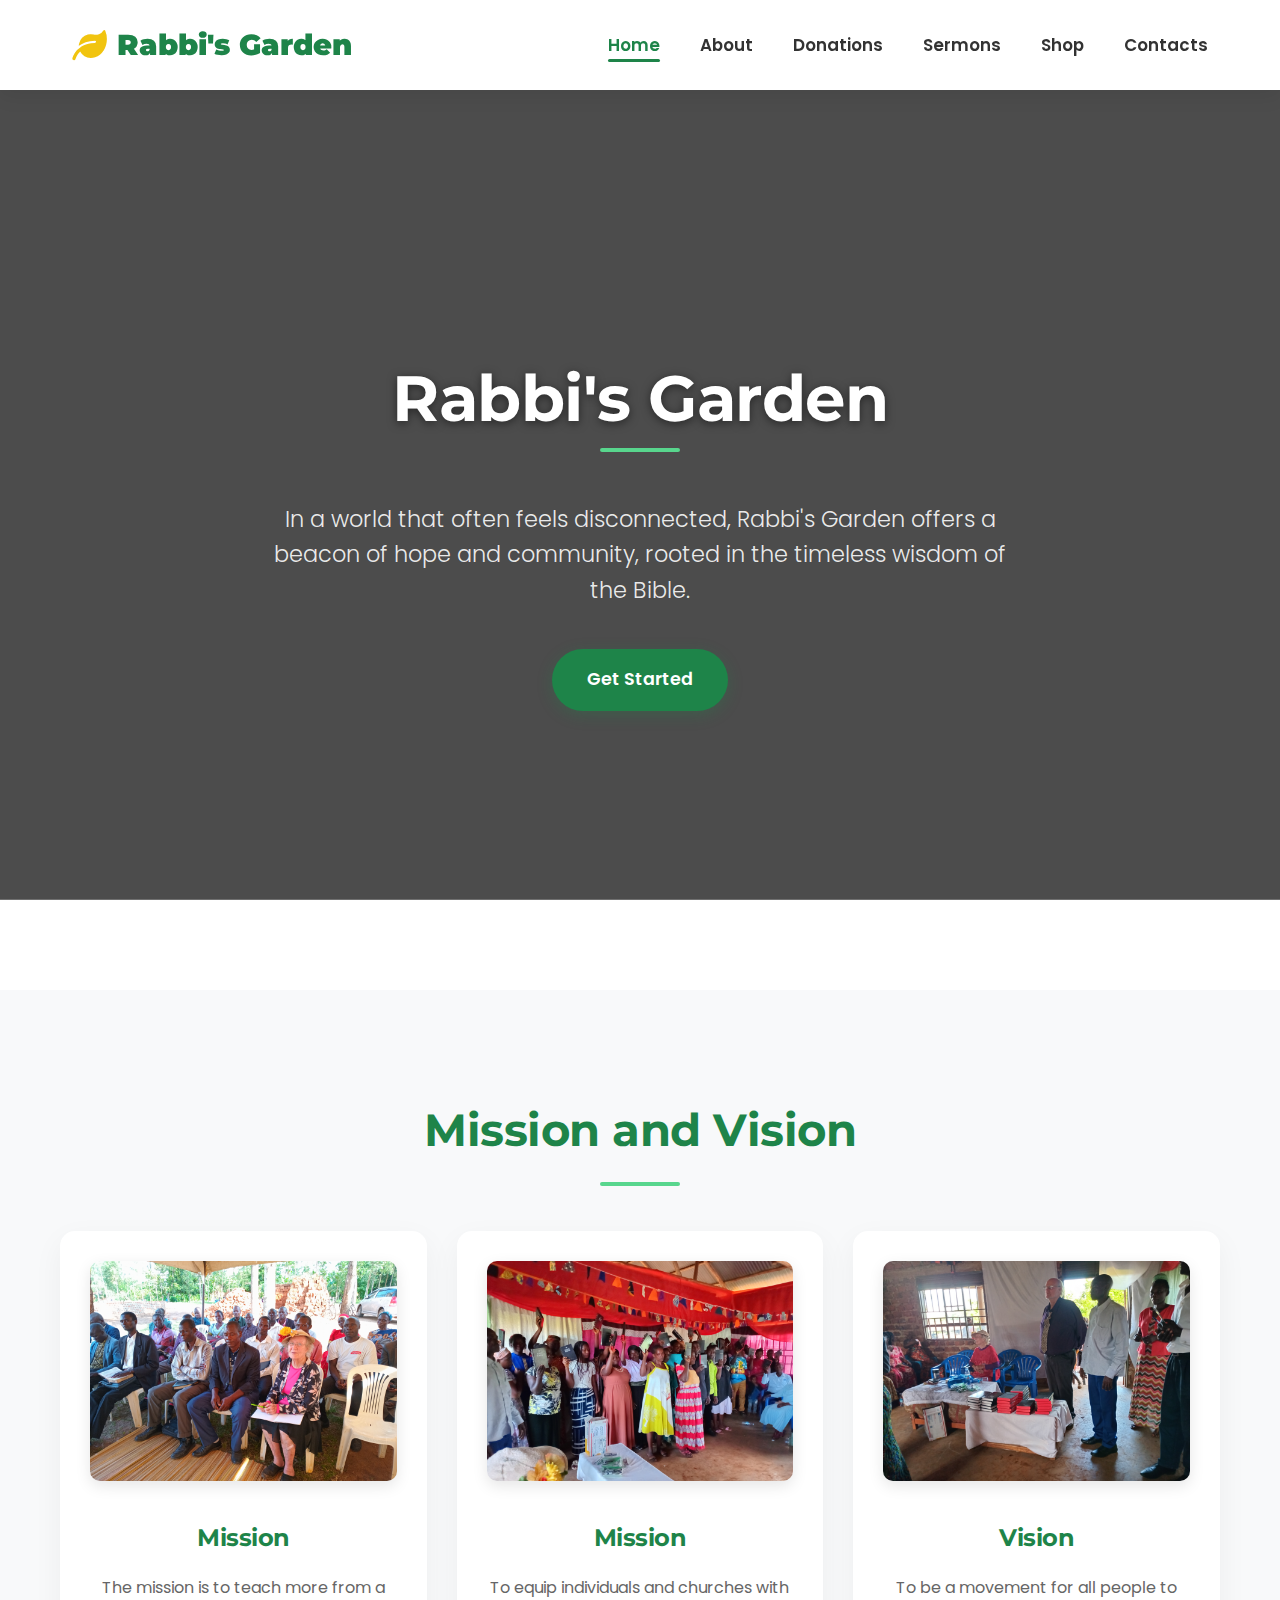
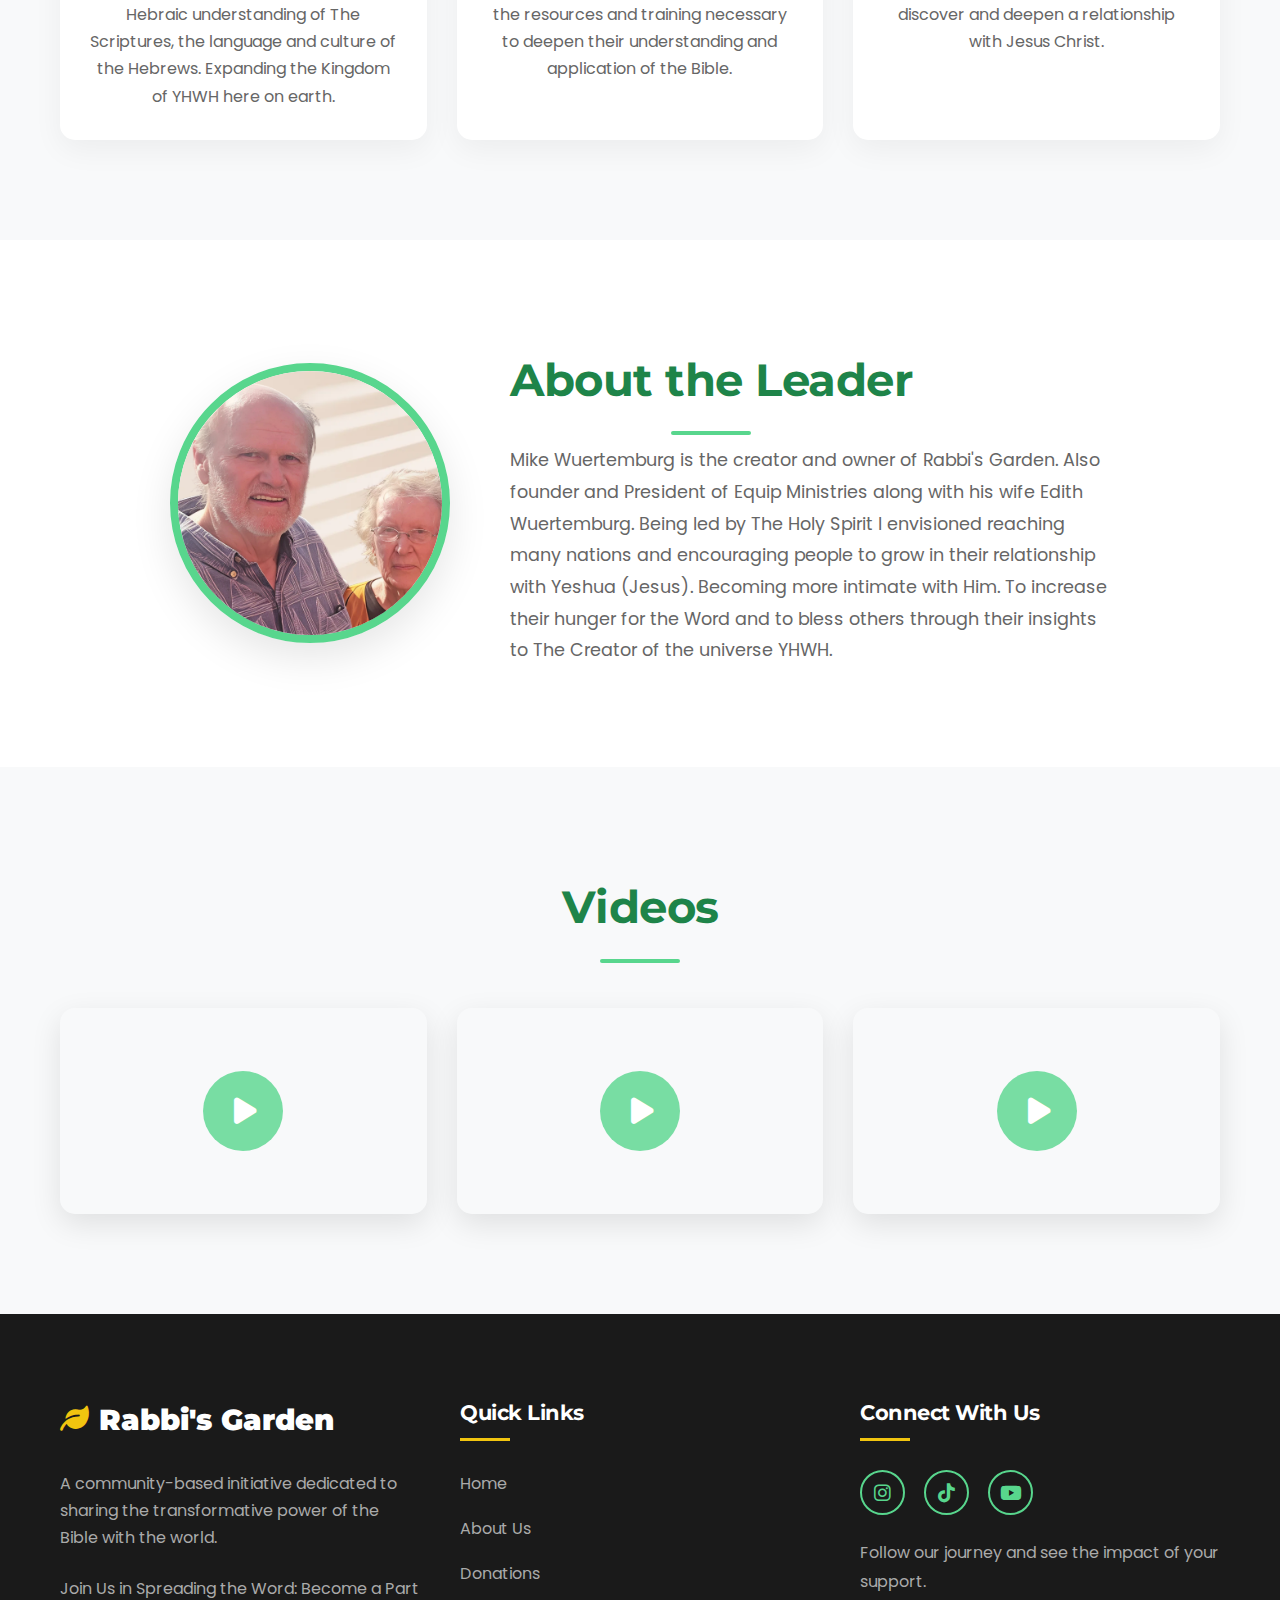
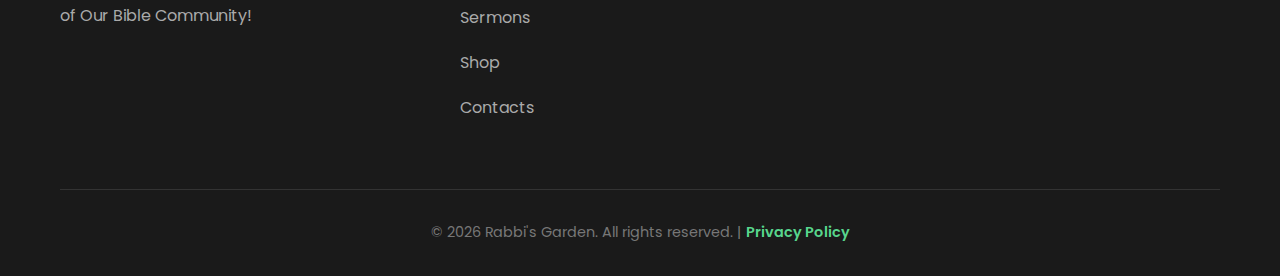
<file: index.html>
<!DOCTYPE html>
<html lang="en">
<head>
  <meta charset="UTF-8">
  <meta name="viewport" content="width=device-width, initial-scale=1.0">
  <meta name="description" content="Rabbi's Garden offers expert gardening services to beautify your home and garden.">
  <title>Rabbi's Garden - Garden Design Services</title>
  <link rel="stylesheet" href="https://cdnjs.cloudflare.com/ajax/libs/font-awesome/6.0.0-beta3/css/all.min.css">
  <link href="https://fonts.googleapis.com/css2?family=Montserrat:wght@700;900&family=Poppins:wght@400;600&family=Playfair+Display:wght@700&display=swap" rel="stylesheet">
  <style>
    /* Global Styles */
    :root {
      --primary-green: #1e8449;
      --dark-green: #145a32;
      --light-green: #58d68d;
      --gold-accent: #f1c40f;
      --pure-white: #ffffff;
      --off-white: #f8f9fa;
      --dark-bg: #1a1a1a;
      --text-dark: #333333;
      --transition: all 0.4s cubic-bezier(0.175, 0.885, 0.32, 1.1);
    }

    * {
      margin: 0;
      padding: 0;
      box-sizing: border-box;
    }

    body {
      font-family: 'Poppins', sans-serif;
      margin: 0;
      padding: 0;
      color: var(--text-dark);
      line-height: 1.8;
      background-color: var(--pure-white);
      scroll-behavior: smooth;
    }

    h1, h2, h3, h4, h5, h6 {
      font-family: 'Montserrat', sans-serif;
      color: var(--light-green);
      font-weight: 700;
      letter-spacing: -0.5px;
    }

    a {
      text-decoration: none;
      color: var(--primary-green);
      transition: var(--transition);
    }

    a:hover {
      color: var(--light-green);
    }

    .container {
      width: 100%;
      max-width: 1200px;
      margin: 0 auto;
      padding: 0 20px;
    }

    section {
      padding: 100px 0;
      position: relative;
    }

    .btn {
      display: inline-block;
      background-color: var(--primary-green);
      color: white;
      padding: 15px 35px;
      border: none;
      border-radius: 50px;
      font-size: 1.1em;
      font-weight: 600;
      cursor: pointer;
      transition: var(--transition);
      box-shadow: 0 4px 15px rgba(30, 132, 73, 0.3);
      position: relative;
      overflow: hidden;
    }

    .btn:hover {
      background-color: var(--light-green);
      transform: translateY(-3px);
      box-shadow: 0 10px 25px rgba(88, 214, 141, 0.4);
    }

    .btn:active {
      transform: translateY(1px);
    }

    .btn::after {
      content: '';
      position: absolute;
      top: 0;
      left: 0;
      width: 100%;
      height: 100%;
      background: linear-gradient(90deg, transparent, rgba(255,255,255,0.2), transparent);
      transform: translateX(-100%);
      transition: 0.6s;
    }

    .btn:hover::after {
      transform: translateX(100%);
    }

    /* Navigation */
    nav {
      background-color: var(--pure-white);
      box-shadow: 0 5px 20px rgba(0,0,0,0.08);
      position: sticky;
      top: 0;
      z-index: 1000;
      transition: var(--transition);
    }

    .nav-container {
      display: flex;
      justify-content: space-between;
      align-items: center;
      padding: 1.2rem 2rem;
    }

    .logo {
      font-family: 'Montserrat', sans-serif;
      font-weight: 900;
      font-size: 1.8rem;
      color: var(--primary-green);
      text-decoration: none;
      display: flex;
      align-items: center;
      transition: var(--transition);
    }

    .logo:hover {
      transform: scale(1.02);
    }

    .logo i {
      margin-right: 10px;
      color: var(--gold-accent);
      font-size: 1.2em;
    }

    .nav-links {
      display: flex;
      list-style: none;
      margin: 0;
      padding: 0;
    }

    .nav-links li {
      margin-left: 2.5rem;
    }

    .nav-links a {
      text-decoration: none;
      color: var(--text-dark);
      font-weight: 600;
      transition: var(--transition);
      position: relative;
      padding: 5px 0;
      font-size: 1.05rem;
    }

    .nav-links a.active {
      color: var(--primary-green);
    }

    .nav-links a:hover {
      color: var(--primary-green);
    }

    .nav-links a:after {
      content: '';
      position: absolute;
      width: 0;
      height: 3px;
      bottom: 0;
      left: 0;
      background-color: var(--primary-green);
      transition: var(--transition);
      border-radius: 3px;
    }

    .nav-links a:hover:after,
    .nav-links a.active:after {
      width: 100%;
    }

    /* Hamburger menu for mobile */
    .hamburger {
      display: none;
      cursor: pointer;
      font-size: 1.8rem;
      color: var(--primary-green);
      transition: var(--transition);
    }

    .hamburger:hover {
      transform: rotate(90deg);
    }

    /* Header Section */
    header {
      background: linear-gradient(rgba(0, 0, 0, 0.7), rgba(0, 0, 0, 0.7)), 
                  url('https://i.pinimg.com/736x/a1/d0/5b/a1d05b15a6b04b6f7d7e791f34f71a45.jpg');
      background-size: cover;
      background-position: center;
      background-attachment: fixed;
      height: 100vh;
      min-height: 700px;
      display: flex;
      align-items: center;
      justify-content: center;
      text-align: center;
      color: white;
      position: relative;
      overflow: hidden;
    }

    .header-content {
      max-width: 800px;
      padding: 0 20px;
      animation: fadeInUp 1s ease-out;
      z-index: 2;
    }

    header h1 {
      font-size: 4rem;
      margin: 0 0 25px;
      color: white;
      text-shadow: 0 2px 10px rgba(0,0,0,0.5);
      line-height: 1.2;
      position: relative;
      display: inline-block;
    }

    header h1::after {
      content: '';
      position: absolute;
      bottom: -15px;
      left: 50%;
      transform: translateX(-50%);
      width: 80px;
      height: 4px;
      background: var(--light-green);
      border-radius: 2px;
    }

    header p {
      font-size: 1.4rem;
      margin: 40px 0;
      color: rgba(255,255,255,0.9);
      font-weight: 300;
      line-height: 1.6;
    }

    /* Services Section */
    #services {
      background-color: var(--off-white);
      text-align: center;
    }

    .section-title {
      position: relative;
      display: inline-block;
      margin-bottom: 60px;
    }

    .section-title::after {
      content: '';
      position: absolute;
      bottom: -15px;
      left: 50%;
      transform: translateX(-50%);
      width: 80px;
      height: 4px;
      background: var(--light-green);
      border-radius: 2px;
    }

    #services h2 {
      font-size: 2.8rem;
      color: var(--primary-green);
    }

    .services-grid {
      display: grid;
      grid-template-columns: repeat(auto-fit, minmax(300px, 1fr));
      gap: 30px;
    }

    .service-item {
      background-color: var(--pure-white);
      padding: 30px;
      border-radius: 15px;
      box-shadow: 0 10px 30px rgba(0, 0, 0, 0.05);
      transition: var(--transition);
      overflow: hidden;
      position: relative;
    }

    .service-item::before {
      content: '';
      position: absolute;
      top: 0;
      left: 0;
      width: 100%;
      height: 5px;
      background: var(--light-green);
      transform: scaleX(0);
      transform-origin: left;
      transition: var(--transition);
    }

    .service-item:hover {
      transform: translateY(-10px);
      box-shadow: 0 15px 40px rgba(0, 0, 0, 0.1);
    }

    .service-item:hover::before {
      transform: scaleX(1);
    }

    .service-item img {
      width: 100%;
      height: 220px;
      object-fit: cover;
      border-radius: 10px;
      margin-bottom: 25px;
      transition: var(--transition);
      box-shadow: 0 5px 15px rgba(0,0,0,0.1);
    }

    .service-item:hover img {
      transform: scale(1.03);
    }

    .service-item h3 {
      font-size: 1.5rem;
      margin-bottom: 15px;
      color: var(--primary-green);
    }

    .service-item p {
      font-size: 1rem;
      color: #666;
      line-height: 1.7;
    }

    /* About the Leader Section */
    #about {
      background-color: var(--pure-white);
    }

    .leader-container {
      display: flex;
      align-items: center;
      justify-content: center;
      gap: 60px;
    }

    .leader-photo {
      width: 280px;
      height: 280px;
      border-radius: 50%;
      object-fit: cover;
      border: 8px solid var(--light-green);
      box-shadow: 0 15px 40px rgba(0, 0, 0, 0.1);
      transition: var(--transition);
    }

    .leader-photo:hover {
      transform: scale(1.05) rotate(2deg);
      box-shadow: 0 20px 50px rgba(0, 0, 0, 0.15);
    }

    .leader-container .text {
      max-width: 600px;
    }

    .leader-container h2 {
      font-size: 2.8rem;
      margin-bottom: 25px;
      color: var(--primary-green);
    }

    .leader-container p {
      font-size: 1.1rem;
      color: #666;
      line-height: 1.8;
    }

    /* Gallery Section */
    #gallery {
      background-color: var(--off-white);
      text-align: center;
    }

    #gallery h2 {
      font-size: 2.8rem;
      color: var(--primary-green);
    }

    .gallery-grid {
      display: grid;
      grid-template-columns: repeat(auto-fit, minmax(300px, 1fr));
      gap: 30px;
    }

    .video-container {
      position: relative;
      width: 100%;
      padding-bottom: 56.25%; /* 16:9 Aspect Ratio */
      border-radius: 15px;
      overflow: hidden;
      transition: var(--transition);
      box-shadow: 0 10px 30px rgba(0,0,0,0.1);
    }

    .video-container iframe {
      position: absolute;
      top: 0;
      left: 0;
      width: 100%;
      height: 100%;
      border: none;
    }

    .video-thumbnail {
      position: relative;
      width: 100%;
      height: 0;
      padding-bottom: 56.25%; /* 16:9 Aspect Ratio */
      cursor: pointer;
      background-size: cover;
      background-position: center;
      border-radius: 15px;
      overflow: hidden;
      transition: var(--transition);
      box-shadow: 0 10px 30px rgba(0,0,0,0.1);
    }

    .video-thumbnail:hover {
      transform: translateY(-10px);
      box-shadow: 0 20px 40px rgba(0, 0, 0, 0.2);
    }

    .play-button {
      position: absolute;
      top: 50%;
      left: 50%;
      transform: translate(-50%, -50%);
      width: 80px;
      height: 80px;
      background-color: rgba(88, 214, 141, 0.8);
      border-radius: 50%;
      display: flex;
      align-items: center;
      justify-content: center;
      transition: var(--transition);
    }

    .play-button i {
      color: white;
      font-size: 30px;
      margin-left: 5px;
    }

    .video-thumbnail:hover .play-button {
      background-color: rgba(88, 214, 141, 0.95);
      transform: translate(-50%, -50%) scale(1.1);
    }

    /* Scroll to Top Button */
    .scroll-to-top {
      position: fixed;
      bottom: 30px;
      right: 30px;
      width: 50px;
      height: 50px;
      background-color: var(--primary-green);
      color: white;
      border-radius: 50%;
      display: flex;
      align-items: center;
      justify-content: center;
      font-size: 20px;
      cursor: pointer;
      z-index: 999;
      opacity: 0;
      visibility: hidden;
      transition: var(--transition);
      box-shadow: 0 5px 15px rgba(0,0,0,0.2);
    }

    .scroll-to-top.active {
      opacity: 1;
      visibility: visible;
    }

    .scroll-to-top:hover {
      background-color: var(--light-green);
      transform: translateY(-5px);
    }

    /* Privacy Policy Modal */
    .modal {
      display: none;
      position: fixed;
      z-index: 2000;
      left: 0;
      top: 0;
      width: 100%;
      height: 100%;
      overflow: auto;
      background-color: rgba(0,0,0,0.8);
      backdrop-filter: blur(5px);
    }

    .modal-content {
      background-color: var(--pure-white);
      margin: 5% auto;
      padding: 40px;
      border-radius: 15px;
      width: 80%;
      max-width: 800px;
      box-shadow: 0 15px 40px rgba(0,0,0,0.2);
      position: relative;
      animation: modalFadeIn 0.4s ease-out;
    }

    @keyframes modalFadeIn {
      from {
        opacity: 0;
        transform: translateY(-50px);
      }
      to {
        opacity: 1;
        transform: translateY(0);
      }
    }

    .close {
      color: #aaa;
      position: absolute;
      top: 20px;
      right: 30px;
      font-size: 28px;
      font-weight: bold;
      cursor: pointer;
      transition: var(--transition);
    }

    .close:hover {
      color: var(--primary-green);
      transform: rotate(90deg);
    }

    .modal-content h2 {
      color: var(--primary-green);
      margin-bottom: 20px;
    }

    .modal-content h3 {
      color: var(--primary-green);
      margin: 25px 0 10px;
    }

    .modal-content p, .modal-content ul {
      margin-bottom: 15px;
      line-height: 1.7;
    }

    .modal-content ul {
      padding-left: 20px;
    }

    /* Footer */
    footer {
      background-color: var(--dark-bg);
      color: white;
      padding: 80px 0 30px;
    }

    .footer-container {
      display: grid;
      grid-template-columns: repeat(auto-fit, minmax(250px, 1fr));
      gap: 40px;
      margin-bottom: 50px;
    }

    .footer-logo {
      font-family: 'Montserrat', sans-serif;
      font-weight: 900;
      font-size: 1.8rem;
      color: var(--pure-white);
      margin-bottom: 1.5rem;
      display: flex;
      align-items: center;
    }

    .footer-logo i {
      margin-right: 10px;
      color: var(--gold-accent);
    }

    .footer-about p {
      margin-bottom: 1.5rem;
      color: #aaa;
      line-height: 1.7;
    }

    .footer-links h3, .footer-social h3 {
      color: var(--pure-white);
      margin-bottom: 1.8rem;
      font-size: 1.3rem;
      position: relative;
      padding-bottom: 10px;
    }

    .footer-links h3:after, .footer-social h3:after {
      content: '';
      position: absolute;
      left: 0;
      bottom: 0;
      width: 50px;
      height: 3px;
      background-color: var(--gold-accent);
    }

    .footer-links ul {
      list-style: none;
      padding: 0;
      margin: 0;
    }

    .footer-links li {
      margin-bottom: 1rem;
    }

    .footer-links a {
      color: #aaa;
      text-decoration: none;
      transition: var(--transition);
      display: inline-block;
    }

    .footer-links a:hover {
      color: var(--light-green);
      transform: translateX(5px);
    }

    .social-icons {
      display: flex;
      gap: 1.2rem;
    }

    .social-icons a {
      display: flex;
      align-items: center;
      justify-content: center;
      width: 45px;
      height: 45px;
      background-color: transparent;
      border-radius: 50%;
      color: var(--light-green);
      border: 2px solid var(--light-green);
      transition: var(--transition);
      font-size: 1.2rem;
    }

    .social-icons a:hover {
      background-color: var(--light-green);
      color: var(--dark-bg);
      transform: translateY(-5px) scale(1.1);
    }

    .footer-bottom {
      text-align: center;
      padding-top: 30px;
      border-top: 1px solid #333;
      color: #777;
      font-size: 0.9rem;
    }

    .footer-bottom a {
      color: var(--light-green);
      font-weight: 600;
    }

    /* Animations */
    @keyframes fadeInUp {
      from {
        opacity: 0;
        transform: translateY(50px);
      }
      to {
        opacity: 1;
        transform: translateY(0);
      }
    }

    /* Responsive Design */
    @media (max-width: 992px) {
      header h1 {
        font-size: 3.2rem;
      }
      
      header p {
        font-size: 1.2rem;
      }
      
      .leader-container {
        flex-direction: column;
        text-align: center;
        gap: 40px;
      }
      
      .leader-photo {
        margin-bottom: 0;
      }
      
      .section-title::after,
      header h1::after {
        width: 60px;
        height: 3px;
        bottom: -12px;
      }
    }

    @media (max-width: 768px) {
      .nav-container {
        padding: 1rem;
      }

      .nav-links {
        display: none;
        position: absolute;
        top: 80px;
        left: 0;
        width: 100%;
        background-color: var(--pure-white);
        flex-direction: column;
        padding: 1.5rem 0;
        box-shadow: 0 10px 20px rgba(0,0,0,0.1);
      }

      .nav-links.show {
        display: flex;
      }

      .nav-links li {
        margin: 0;
        text-align: center;
        padding: 0.8rem 0;
      }

      .hamburger {
        display: block;
      }

      header h1 {
        font-size: 2.5rem;
      }

      header p {
        font-size: 1.1rem;
        margin: 30px 0;
      }

      .btn {
        padding: 12px 30px;
        font-size: 1rem;
      }
      
      section {
        padding: 80px 0;
      }
      
      .scroll-to-top {
        width: 40px;
        height: 40px;
        font-size: 16px;
        bottom: 20px;
        right: 20px;
      }
    }

    @media (max-width: 576px) {
      header h1 {
        font-size: 2.2rem;
      }
      
      header p {
        font-size: 1rem;
      }
      
      #services h2, #gallery h2, .leader-container h2 {
        font-size: 2rem;
      }
      
      .footer-container {
        grid-template-columns: 1fr;
        gap: 30px;
      }
      
      .service-item, .video-thumbnail {
        padding: 20px;
      }
    }
  </style>
</head>
<body>
  <!-- Navigation -->
  <nav>
    <div class="nav-container container">
      <a href="index.html" class="logo">
        <i class="fas fa-leaf"></i>Rabbi's Garden
      </a>
      <div class="hamburger">☰</div>
      <ul class="nav-links" id="nav-menu">
        <li><a href="index.html" class="active">Home</a></li>
        <li><a href="about.html">About</a></li>
        <li><a href="donations.html">Donations</a></li>
        <li><a href="sermons.html">Sermons</a></li>
        <li><a href="shop.html">Shop</a></li>
        <li><a href="contacts.html">Contacts</a></li>
      </ul>
    </div>
  </nav>

  <!-- Header -->
  <header id="home">
    <div class="header-content">
      <h1>Rabbi's Garden</h1>
      <p>In a world that often feels disconnected, Rabbi's Garden offers a beacon of hope and community, rooted in the timeless wisdom of the Bible.</p>
      <a href="donations.html" class="btn">Get Started</a>
    </div>
  </header>

  <!-- Services Section -->
  <section id="services">
    <div class="container">
      <h2 class="section-title">Mission and Vision</h2>
      <div class="services-grid">
        <div class="service-item">
          <img src="Photos/20250523_161109.jpg" alt="Rabbi's Garden">
          <h3>Mission</h3>
          <p>The mission is to teach more from a Hebraic understanding of The Scriptures, the language and
            culture of the Hebrews. Expanding the Kingdom of YHWH here on earth.</p>
        </div>
        <div class="service-item">
          <img src="Photos/20250520_170011.jpg" alt="Rabbi's Garden">
          <h3>Mission</h3>
          <p>To equip individuals and churches with the resources and training necessary to deepen their understanding and application of the Bible.</p>
        </div>
        <div class="service-item">
          <img src="Photos/20250520_164259.jpg" alt="Rabbi's Garden">
          <h3>Vision</h3>
          <p>To be a movement for all people to discover and deepen a relationship with Jesus Christ.</p>
        </div>
      </div>
    </div>
  </section>

  <!-- About the Leader Section -->
  <section id="about">
    <div class="container">
      <div class="leader-container">
        <img src="Photos/1746054334618.png" alt="Rabbi's Garden" class="leader-photo">
        <div class="text">
          <h2 class="section-title">About the Leader</h2>
          <p>Mike Wuertemburg is the creator and owner of Rabbi's Garden. Also founder and President of
          Equip Ministries along with his wife Edith Wuertemburg.
          Being led by The Holy Spirit I envisioned reaching many nations and encouraging people to grow in
          their relationship with Yeshua (Jesus). Becoming more intimate with Him. To increase their hunger
          for the Word and to bless others through their insights to The Creator of the universe YHWH.</p>
        </div>
      </div>
    </div>
  </section>

  <!-- Gallery Section -->
  <section id="gallery">
    <div class="container">
      <h2 class="section-title">Videos</h2>
      <div class="gallery-grid">
        <!-- Video 1 -->
        <div class="video-thumbnail" 
             style="background-image: url('https://img.youtube.com/vi/_Y_w2Zuzhlk/maxresdefault.jpg');"
             onclick="loadVideo('_Y_w2Zuzhlk', this)">
          <div class="play-button">
            <i class="fas fa-play"></i>
          </div>
        </div>
        
        <!-- Video 2 -->
        <div class="video-thumbnail" 
             style="background-image: url('https://img.youtube.com/vi/8ebtvKmUEuI/maxresdefault.jpg');"
             onclick="loadVideo('8ebtvKmUEuI', this)">
          <div class="play-button">
            <i class="fas fa-play"></i>
          </div>
        </div>
        
        <!-- Video 3 -->
        <div class="video-thumbnail" 
             style="background-image: url('https://img.youtube.com/vi/upix0_OyAUo/maxresdefault.jpg');"
             onclick="loadVideo('upix0_OyAUo', this)">
          <div class="play-button">
            <i class="fas fa-play"></i>
          </div>
        </div>
      </div>
    </div>
  </section>

  <!-- Footer -->
  <footer>
    <div class="container">
      <div class="footer-container">
        <div class="footer-about">
          <div class="footer-logo">
            <i class="fas fa-leaf"></i>Rabbi's Garden
          </div>
          <p>A community-based initiative dedicated to sharing the transformative power of the Bible with the world.</p>
          <p>Join Us in Spreading the Word: Become a Part of Our Bible Community!</p>
        </div>
        
        <div class="footer-links">
          <h3>Quick Links</h3>
          <ul>
            <li><a href="index.html">Home</a></li>
            <li><a href="about.html">About Us</a></li>
            <li><a href="donations.html">Donations</a></li>
            <li><a href="sermons.html">Sermons</a></li>
            <li><a href="shop.html">Shop</a></li>
            <li><a href="contacts.html">Contacts</a></li>
          </ul>
        </div>
        
        <div class="footer-social">
          <h3>Connect With Us</h3>
          <div class="social-icons">
            <a href="https://www.instagram.com/rabbisgarden/?hl=en" aria-label="Instagram"><i class="fab fa-instagram"></i></a>
            <a href="https://www.tiktok.com/@rabbis.garden" aria-label="Tiktok"><i class="fab fa-tiktok"></i></a>
            <a href="https://www.youtube.com/@mikewuertemburg2204" aria-label="YouTube"><i class="fab fa-youtube"></i></a>
          </div>
          <p style="margin-top: 1.5rem; color: #aaa;">Follow our journey and see the impact of your support.</p>
        </div>
      </div>
      
      <div class="footer-bottom">
        <p>&copy; <span id="current-year"></span> Rabbi's Garden. All rights reserved. | <a href="#" id="privacy-link">Privacy Policy</a></p>
      </div>
    </div>
  </footer>

  <!-- Scroll to Top Button -->
  <div class="scroll-to-top" id="scrollToTop">
    <i class="fas fa-arrow-up"></i>
  </div>

  <!-- Privacy Policy Modal -->
  <div id="privacyModal" class="modal">
    <div class="modal-content">
      <span class="close">&times;</span>
      <h2>Privacy Policy</h2>
      <p><strong>Last Updated: <span id="policy-date"></span></strong></p>
      
      <h3>1. Information We Collect</h3>
      <p>We may collect personal information such as your name, email address, phone number, and payment details when you make a donation, purchase from our shop, or contact us.</p>
      
      <h3>2. How We Use Your Information</h3>
      <p>We use the information we collect to:</p>
      <ul>
        <li>Process donations and purchases</li>
        <li>Respond to your inquiries</li>
        <li>Send you updates about our ministry (if you opt-in)</li>
        <li>Improve our services</li>
      </ul>
      
      <h3>3. Information Sharing</h3>
      <p>We do not sell or share your personal information with third parties except as necessary to process payments or when required by law.</p>
      
      <h3>4. Data Security</h3>
      <p>We implement appropriate security measures to protect your personal information. However, no internet transmission is 100% secure.</p>
      
      <h3>5. Your Rights</h3>
      <p>You may request access to, correction of, or deletion of your personal information by contacting us.</p>
      
      <h3>6. Changes to This Policy</h3>
      <p>We may update this policy periodically. The updated version will be posted on our website with a new "Last Updated" date.</p>
      
      <h3>7. Contact Us</h3>
      <p>If you have questions about this privacy policy, please contact us through our <a href="contacts.html">Contacts page</a>.</p>
    </div>
  </div>

  <!-- JavaScript -->
  <script>
    // Set current year in footer
    document.getElementById('current-year').textContent = new Date().getFullYear();
    
    // Set privacy policy date
    document.getElementById('policy-date').textContent = new Date().toLocaleDateString('en-US', {
      year: 'numeric', 
      month: 'long', 
      day: 'numeric'
    });
    
    // Navbar Scroll Effect
    window.addEventListener('scroll', () => {
      const nav = document.querySelector('nav');
      if (window.scrollY > 50) {
        nav.style.boxShadow = '0 10px 30px rgba(0, 0, 0, 0.15)';
      } else {
        nav.style.boxShadow = '0 5px 20px rgba(0,0,0,0.08)';
      }
    });
    
    // Set active navigation link
    document.addEventListener('DOMContentLoaded', function() {
      const currentPage = window.location.pathname.split('/').pop() || 'index.html';
      const navLinks = document.querySelectorAll('.nav-links a');
      
      navLinks.forEach(link => {
        const linkPage = link.getAttribute('href');
        if (currentPage === linkPage) {
          link.classList.add('active');
        } else {
          link.classList.remove('active');
        }
      });
    });
    
    // Privacy Policy Modal
    const modal = document.getElementById('privacyModal');
    const privacyLink = document.getElementById('privacy-link');
    const closeBtn = document.querySelector('.close');
    
    privacyLink.addEventListener('click', function(e) {
      e.preventDefault();
      modal.style.display = 'block';
    });
    
    closeBtn.addEventListener('click', function() {
      modal.style.display = 'none';
    });
    
    window.addEventListener('click', function(e) {
      if (e.target === modal) {
        modal.style.display = 'none';
      }
    });
    
    // Form submission handling (example for future forms)
    document.addEventListener('DOMContentLoaded', function() {
      const forms = document.querySelectorAll('form');
      
      forms.forEach(form => {
        form.addEventListener('submit', function(e) {
          e.preventDefault();
          // Here you would typically send the form data to your backend
          alert('Form submitted! In a real implementation, this would send to your server.');
        });
      });
    });

    // YouTube Video Loader
    function loadVideo(videoId, element) {
      // Create the iframe
      const iframe = document.createElement('iframe');
      iframe.setAttribute('src', `https://www.youtube.com/embed/${videoId}?autoplay=1`);
      iframe.setAttribute('frameborder', '0');
      iframe.setAttribute('allowfullscreen', '');
      iframe.setAttribute('allow', 'accelerometer; autoplay; clipboard-write; encrypted-media; gyroscope; picture-in-picture');
      
      // Replace the thumbnail with the iframe
      const videoContainer = document.createElement('div');
      videoContainer.className = 'video-container';
      videoContainer.appendChild(iframe);
      
      // Replace the element
      element.parentNode.replaceChild(videoContainer, element);
    }

    // Mobile menu toggle
    document.querySelector('.hamburger').addEventListener('click', function() {
      document.getElementById('nav-menu').classList.toggle('show');
    });
    
    // Close menu when clicking on a link
    document.querySelectorAll('#nav-menu a').forEach(link => {
      link.addEventListener('click', function() {
        document.getElementById('nav-menu').classList.remove('show');
      });
    });
    
    // Scroll to Top Button
    const scrollToTopBtn = document.getElementById('scrollToTop');
    
    window.addEventListener('scroll', function() {
      if (window.pageYOffset > 300) {
        scrollToTopBtn.classList.add('active');
      } else {
        scrollToTopBtn.classList.remove('active');
      }
    });
    
    scrollToTopBtn.addEventListener('click', function() {
      window.scrollTo({
        top: 0,
        behavior: 'smooth'
      });
    });
  </script>
</body>
</html>
</file>
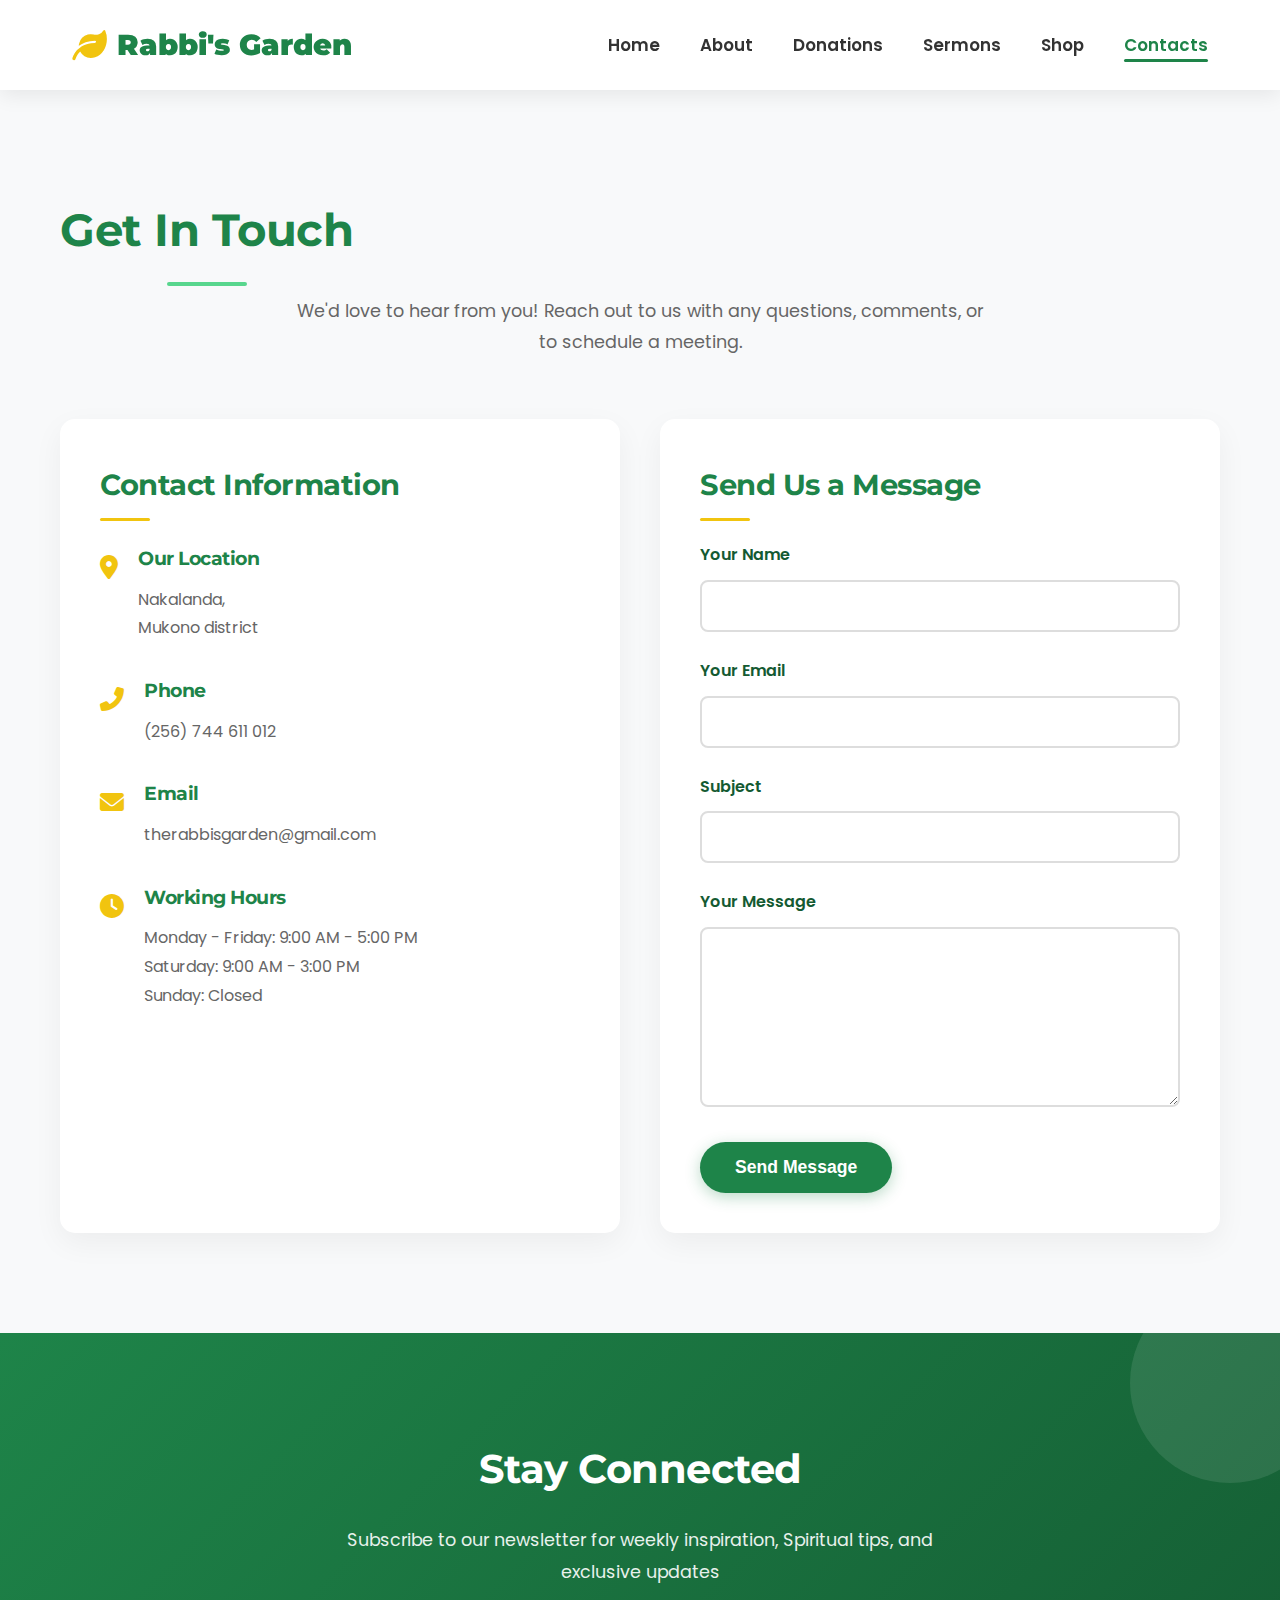
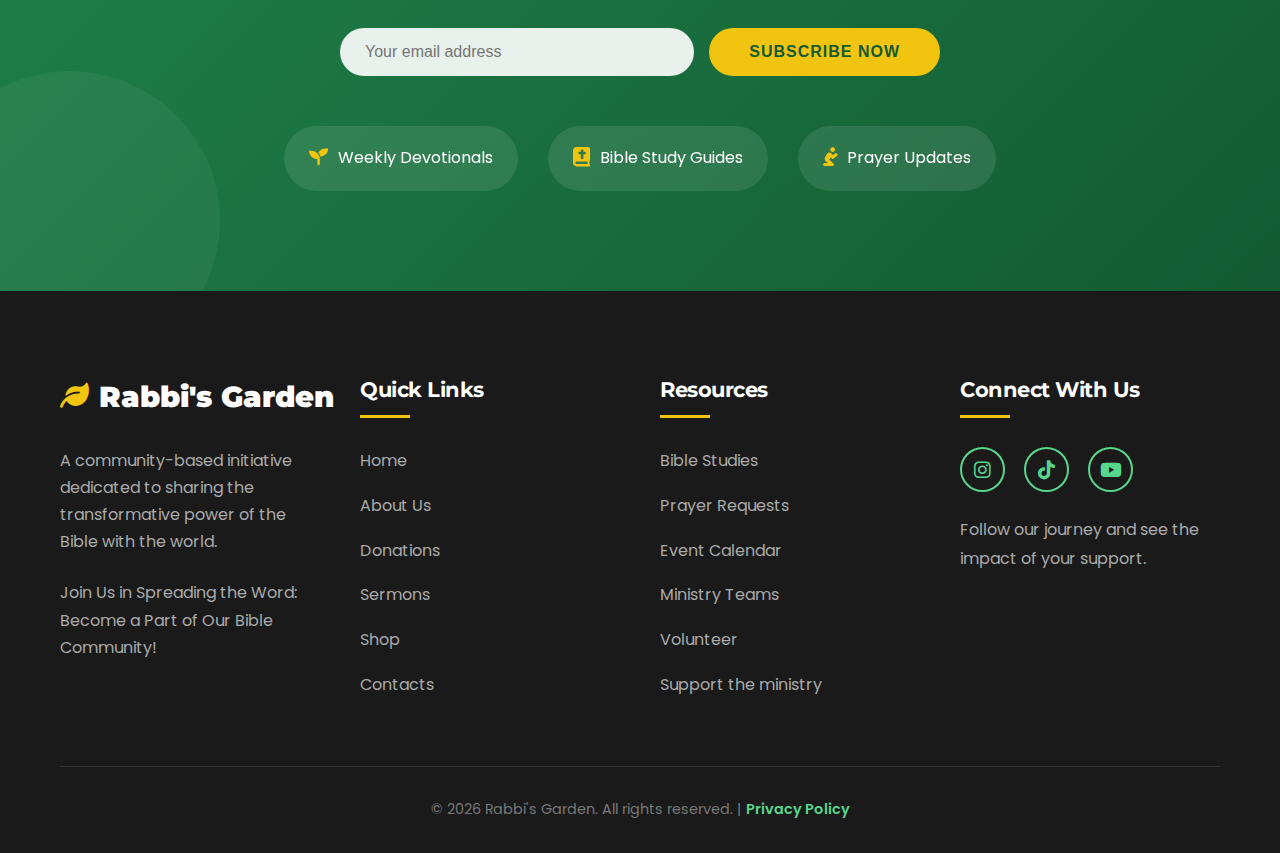
<file: contacts.html>
<!DOCTYPE html>
<html lang="en">
<head>
  <meta charset="UTF-8">
  <meta name="viewport" content="width=device-width, initial-scale=1.0">
  <meta name="description" content="Contact Rabbi's Garden for spiritual guidance and community support">
  <title>Rabbi's Garden - Contact Us</title>
  <link href="https://fonts.googleapis.com/css2?family=Montserrat:wght@700;900&family=Poppins:wght@400;600&family=Playfair+Display:wght@700&display=swap" rel="stylesheet">
  <link rel="stylesheet" href="https://cdnjs.cloudflare.com/ajax/libs/font-awesome/6.0.0-beta3/css/all.min.css">
  <style>
    /* Global Styles */
    :root {
      --primary-green: #1e8449;
      --dark-green: #145a32;
      --light-green: #58d68d;
      --gold-accent: #f1c40f;
      --pure-white: #ffffff;
      --off-white: #f8f9fa;
      --dark-bg: #1a1a1a;
      --text-dark: #333333;
      --transition: all 0.4s cubic-bezier(0.175, 0.885, 0.32, 1.1);
    }

    * {
      margin: 0;
      padding: 0;
      box-sizing: border-box;
    }

    body {
      font-family: 'Poppins', sans-serif;
      margin: 0;
      padding: 0;
      color: var(--text-dark);
      line-height: 1.8;
      background-color: var(--pure-white);
      scroll-behavior: smooth;
    }

    h1, h2, h3, h4, h5, h6 {
      font-family: 'Montserrat', sans-serif;
      color: var(--light-green);
      font-weight: 700;
      letter-spacing: -0.5px;
    }

    a {
      text-decoration: none;
      color: var(--primary-green);
      transition: var(--transition);
    }

    a:hover {
      color: var(--light-green);
    }

    .container {
      width: 100%;
      max-width: 1200px;
      margin: 0 auto;
      padding: 0 20px;
    }

    section {
      padding: 100px 0;
      position: relative;
    }

    .btn {
      display: inline-block;
      background-color: var(--primary-green);
      color: white;
      padding: 15px 35px;
      border: none;
      border-radius: 50px;
      font-size: 1.1em;
      font-weight: 600;
      cursor: pointer;
      transition: var(--transition);
      box-shadow: 0 4px 15px rgba(30, 132, 73, 0.3);
      position: relative;
      overflow: hidden;
    }

    .btn:hover {
      background-color: var(--light-green);
      transform: translateY(-3px);
      box-shadow: 0 10px 25px rgba(88, 214, 141, 0.4);
    }

    .btn:active {
      transform: translateY(1px);
    }

    .btn::after {
      content: '';
      position: absolute;
      top: 0;
      left: 0;
      width: 100%;
      height: 100%;
      background: linear-gradient(90deg, transparent, rgba(255,255,255,0.2), transparent);
      transform: translateX(-100%);
      transition: 0.6s;
    }

    .btn:hover::after {
      transform: translateX(100%);
    }

    /* Navigation */
    nav {
      background-color: var(--pure-white);
      box-shadow: 0 5px 20px rgba(0,0,0,0.08);
      position: sticky;
      top: 0;
      z-index: 1000;
      transition: var(--transition);
    }

    .nav-container {
      display: flex;
      justify-content: space-between;
      align-items: center;
      padding: 1.2rem 2rem;
    }

    .logo {
      font-family: 'Montserrat', sans-serif;
      font-weight: 900;
      font-size: 1.8rem;
      color: var(--primary-green);
      text-decoration: none;
      display: flex;
      align-items: center;
      transition: var(--transition);
    }

    .logo:hover {
      transform: scale(1.02);
    }

    .logo i {
      margin-right: 10px;
      color: var(--gold-accent);
      font-size: 1.2em;
    }

    .nav-links {
      display: flex;
      list-style: none;
      margin: 0;
      padding: 0;
    }

    .nav-links li {
      margin-left: 2.5rem;
    }

    .nav-links a {
      text-decoration: none;
      color: var(--text-dark);
      font-weight: 600;
      transition: var(--transition);
      position: relative;
      padding: 5px 0;
      font-size: 1.05rem;
    }

    .nav-links a.active {
      color: var(--primary-green);
    }

    .nav-links a:hover {
      color: var(--primary-green);
    }

    .nav-links a:after {
      content: '';
      position: absolute;
      width: 0;
      height: 3px;
      bottom: 0;
      left: 0;
      background-color: var(--primary-green);
      transition: var(--transition);
      border-radius: 3px;
    }

    .nav-links a:hover:after,
    .nav-links a.active:after {
      width: 100%;
    }

    /* Hamburger menu for mobile */
    .hamburger {
      display: none;
      cursor: pointer;
      font-size: 1.8rem;
      color: var(--primary-green);
      transition: var(--transition);
    }

    .hamburger:hover {
      transform: rotate(90deg);
    }

    /* Contact Section */
    .contact {
      padding: 100px 0;
      background-color: var(--off-white);
    }

    .contact h2 {
      text-align: center;
      font-size: 2.8rem;
      margin-bottom: 25px;
      color: var(--primary-green);
      position: relative;
      display: inline-block;
    }

    .contact h2::after {
      content: '';
      position: absolute;
      bottom: -15px;
      left: 50%;
      transform: translateX(-50%);
      width: 80px;
      height: 4px;
      background: var(--light-green);
      border-radius: 2px;
    }

    .contact .subtitle {
      text-align: center;
      font-size: 1.1rem;
      color: #666;
      max-width: 700px;
      margin: 0 auto 60px;
      line-height: 1.8;
    }

    .contact-content {
      display: grid;
      grid-template-columns: repeat(auto-fit, minmax(300px, 1fr));
      gap: 40px;
    }

    .contact-info {
      background: var(--pure-white);
      padding: 40px;
      border-radius: 15px;
      box-shadow: 0 10px 30px rgba(0,0,0,0.05);
      transition: var(--transition);
    }

    .contact-info:hover {
      transform: translateY(-5px);
      box-shadow: 0 15px 40px rgba(0,0,0,0.1);
    }

    .contact-info h3 {
      font-size: 1.8rem;
      margin-bottom: 30px;
      color: var(--primary-green);
      position: relative;
    }

    .contact-info h3::after {
      content: '';
      position: absolute;
      bottom: -10px;
      left: 0;
      width: 50px;
      height: 3px;
      background: var(--gold-accent);
      border-radius: 2px;
    }

    .info-item {
      display: flex;
      align-items: flex-start;
      margin-bottom: 30px;
    }

    .info-icon {
      font-size: 1.5rem;
      color: var(--gold-accent);
      margin-right: 20px;
      margin-top: 5px;
    }

    .info-text h4 {
      font-size: 1.2rem;
      margin-bottom: 10px;
      color: var(--primary-green);
    }

    .info-text p, .info-text a {
      color: #666;
      transition: var(--transition);
    }

    .info-text a:hover {
      color: var(--light-green);
    }

    .contact-form {
      background: var(--pure-white);
      padding: 40px;
      border-radius: 15px;
      box-shadow: 0 10px 30px rgba(0,0,0,0.05);
      transition: var(--transition);
    }

    .contact-form:hover {
      transform: translateY(-5px);
      box-shadow: 0 15px 40px rgba(0,0,0,0.1);
    }

    .contact-form h3 {
      font-size: 1.8rem;
      margin-bottom: 30px;
      color: var(--primary-green);
      position: relative;
    }

    .contact-form h3::after {
      content: '';
      position: absolute;
      bottom: -10px;
      left: 0;
      width: 50px;
      height: 3px;
      background: var(--gold-accent);
      border-radius: 2px;
    }

    .form-group {
      margin-bottom: 25px;
    }

    .form-group label {
      display: block;
      margin-bottom: 10px;
      font-weight: 600;
      color: var(--dark-green);
    }

    .form-control {
      width: 100%;
      padding: 15px 20px;
      border: 2px solid #ddd;
      border-radius: 8px;
      font-size: 1rem;
      transition: var(--transition);
    }

    .form-control:focus {
      outline: none;
      border-color: var(--light-green);
      box-shadow: 0 5px 15px rgba(88, 214, 141, 0.2);
    }

    textarea.form-control {
      resize: vertical;
      min-height: 180px;
    }

    /* Newsletter Section */
    .newsletter-section {
      background: linear-gradient(135deg, var(--primary-green) 0%, var(--dark-green) 100%);
      padding: 100px 0;
      color: var(--pure-white);
      position: relative;
      overflow: hidden;
    }

    .newsletter-section::before {
      content: '';
      position: absolute;
      top: -50px;
      right: -50px;
      width: 200px;
      height: 200px;
      background: rgba(255,255,255,0.1);
      border-radius: 50%;
    }

    .newsletter-section::after {
      content: '';
      position: absolute;
      bottom: -80px;
      left: -80px;
      width: 300px;
      height: 300px;
      background: rgba(255,255,255,0.05);
      border-radius: 50%;
    }

    .newsletter-container {
      position: relative;
      z-index: 1;
      max-width: 800px;
      margin: 0 auto;
      text-align: center;
    }

    .newsletter-header {
      margin-bottom: 40px;
    }

    .newsletter-header h2 {
      font-size: 2.5rem;
      margin-bottom: 20px;
      color: var(--pure-white);
    }

    .newsletter-header p {
      font-size: 1.1rem;
      opacity: 0.9;
      max-width: 600px;
      margin: 0 auto;
      line-height: 1.8;
    }

    .newsletter-form {
      display: flex;
      flex-wrap: wrap;
      justify-content: center;
      gap: 15px;
      max-width: 600px;
      margin: 0 auto;
    }

    .newsletter-input {
      flex: 1;
      min-width: 300px;
      padding: 15px 25px;
      border: none;
      border-radius: 50px;
      font-size: 1rem;
      background: rgba(255,255,255,0.9);
      transition: var(--transition);
    }

    .newsletter-input:focus {
      outline: none;
      background: var(--pure-white);
      box-shadow: 0 5px 15px rgba(0,0,0,0.1);
    }

    .newsletter-btn {
      padding: 15px 40px;
      background-color: var(--gold-accent);
      color: var(--dark-green);
      border: none;
      border-radius: 50px;
      font-size: 1rem;
      font-weight: 600;
      cursor: pointer;
      transition: var(--transition);
      text-transform: uppercase;
      letter-spacing: 1px;
    }

    .newsletter-btn:hover {
      background-color: var(--pure-white);
      transform: translateY(-3px);
      box-shadow: 0 10px 20px rgba(0,0,0,0.1);
    }

    .newsletter-features {
      display: flex;
      justify-content: center;
      flex-wrap: wrap;
      gap: 30px;
      margin-top: 50px;
    }

    .feature-item {
      display: flex;
      align-items: center;
      background: rgba(255,255,255,0.1);
      backdrop-filter: blur(5px);
      padding: 15px 25px;
      border-radius: 50px;
      transition: var(--transition);
    }

    .feature-item:hover {
      background: rgba(255,255,255,0.2);
      transform: translateY(-3px);
    }

    .feature-icon {
      margin-right: 10px;
      color: var(--gold-accent);
      font-size: 1.2rem;
    }

    /* Back to Top Button */
    .back-to-top {
      position: fixed;
      bottom: 30px;
      right: 30px;
      width: 50px;
      height: 50px;
      background-color: var(--primary-green);
      color: white;
      border-radius: 50%;
      display: flex;
      align-items: center;
      justify-content: center;
      font-size: 1.5rem;
      cursor: pointer;
      opacity: 0;
      visibility: hidden;
      transition: var(--transition);
      z-index: 999;
      box-shadow: 0 5px 15px rgba(0,0,0,0.2);
    }

    .back-to-top.active {
      opacity: 1;
      visibility: visible;
    }

    .back-to-top:hover {
      background-color: var(--light-green);
      transform: translateY(-5px);
    }

    /* Footer */
    footer {
      background-color: var(--dark-bg);
      color: white;
      padding: 80px 0 30px;
    }

    .footer-container {
      display: grid;
      grid-template-columns: repeat(auto-fit, minmax(250px, 1fr));
      gap: 40px;
      margin-bottom: 50px;
    }

    .footer-logo {
      font-family: 'Montserrat', sans-serif;
      font-weight: 900;
      font-size: 1.8rem;
      color: var(--pure-white);
      margin-bottom: 1.5rem;
      display: flex;
      align-items: center;
      white-space: nowrap;
    }

    .footer-logo i {
      margin-right: 10px;
      color: var(--gold-accent);
    }

    .footer-about p {
      margin-bottom: 1.5rem;
      color: #aaa;
      line-height: 1.7;
    }

    .footer-links h3, .footer-social h3 {
      color: var(--pure-white);
      margin-bottom: 1.8rem;
      font-size: 1.3rem;
      position: relative;
      padding-bottom: 10px;
    }

    .footer-links h3:after, .footer-social h3:after {
      content: '';
      position: absolute;
      left: 0;
      bottom: 0;
      width: 50px;
      height: 3px;
      background-color: var(--gold-accent);
    }

    .footer-links ul {
      list-style: none;
      padding: 0;
      margin: 0;
    }

    .footer-links li {
      margin-bottom: 1rem;
    }

    .footer-links a {
      color: #aaa;
      text-decoration: none;
      transition: var(--transition);
      display: inline-block;
    }

    .footer-links a:hover {
      color: var(--light-green);
      transform: translateX(5px);
    }

    .social-icons {
      display: flex;
      gap: 1.2rem;
    }

    .social-icons a {
      display: flex;
      align-items: center;
      justify-content: center;
      width: 45px;
      height: 45px;
      background-color: transparent;
      border-radius: 50%;
      color: var(--light-green);
      border: 2px solid var(--light-green);
      transition: var(--transition);
      font-size: 1.2rem;
    }

    .social-icons a:hover {
      background-color: var(--light-green);
      color: var(--dark-bg);
      transform: translateY(-5px) scale(1.1);
    }

    .footer-bottom {
      text-align: center;
      padding-top: 30px;
      border-top: 1px solid #333;
      color: #777;
      font-size: 0.9rem;
    }

    .footer-bottom a {
      color: var(--light-green);
      font-weight: 600;
    }

    /* Privacy Policy Modal */
    .modal {
      display: none;
      position: fixed;
      z-index: 2000;
      left: 0;
      top: 0;
      width: 100%;
      height: 100%;
      overflow: auto;
      background-color: rgba(0,0,0,0.8);
      backdrop-filter: blur(5px);
    }

    .modal-content {
      background-color: var(--pure-white);
      margin: 5% auto;
      padding: 40px;
      border-radius: 15px;
      width: 80%;
      max-width: 800px;
      box-shadow: 0 15px 40px rgba(0,0,0,0.2);
      position: relative;
      animation: modalFadeIn 0.4s ease-out;
    }

    @keyframes modalFadeIn {
      from {
        opacity: 0;
        transform: translateY(-50px);
      }
      to {
        opacity: 1;
        transform: translateY(0);
      }
    }

    .close {
      color: #aaa;
      position: absolute;
      top: 20px;
      right: 30px;
      font-size: 28px;
      font-weight: bold;
      cursor: pointer;
      transition: var(--transition);
    }

    .close:hover {
      color: var(--primary-green);
      transform: rotate(90deg);
    }

    .modal-content h2 {
      color: var(--primary-green);
      margin-bottom: 20px;
    }

    .modal-content h3 {
      color: var(--primary-green);
      margin: 25px 0 10px;
    }

    .modal-content p, .modal-content ul {
      margin-bottom: 15px;
      line-height: 1.7;
    }

    .modal-content ul {
      padding-left: 20px;
    }

    /* Responsive Design */
    @media (max-width: 992px) {
      .contact h2 {
        font-size: 2.5rem;
      }
      
      .contact h2::after {
        width: 60px;
        height: 3px;
        bottom: -12px;
      }
      
      .newsletter-header h2 {
        font-size: 2.2rem;
      }
    }

    @media (max-width: 768px) {
      .nav-container {
        padding: 1rem;
      }

      .nav-links {
        display: none;
        position: absolute;
        top: 80px;
        left: 0;
        width: 100%;
        background-color: var(--pure-white);
        flex-direction: column;
        padding: 1.5rem 0;
        box-shadow: 0 10px 20px rgba(0,0,0,0.1);
      }

      .nav-links.show {
        display: flex;
      }

      .nav-links li {
        margin: 0;
        text-align: center;
        padding: 0.8rem 0;
      }

      .hamburger {
        display: block;
      }

      .contact {
        padding: 80px 0;
      }
      
      .newsletter-form {
        flex-direction: column;
      }
      
      .newsletter-input,
      .newsletter-btn {
        width: 100%;
      }
      
      .newsletter-section::before,
      .newsletter-section::after {
        display: none;
      }
      
      .feature-item {
        width: 100%;
        justify-content: center;
      }
    }

    @media (max-width: 576px) {
      .logo {
        font-size: 1.5rem;
      }
      
      .contact h2 {
        font-size: 2rem;
      }
      
      .footer-container {
        grid-template-columns: 1fr;
        gap: 30px;
      }
      
      .social-icons {
        justify-content: center;
      }
      
      .footer-links h3:after, 
      .footer-social h3:after {
        left: 50%;
        transform: translateX(-50%);
      }
      
      .back-to-top {
        width: 40px;
        height: 40px;
        font-size: 1.2rem;
        bottom: 20px;
        right: 20px;
      }
    }
  </style>
</head>
<body>
  <!-- Navigation -->
  <nav>
    <div class="nav-container container">
      <a href="index.html" class="logo">
        <i class="fas fa-leaf"></i>Rabbi's Garden
      </a>
      <div class="hamburger">☰</div>
      <ul class="nav-links" id="nav-menu">
        <li><a href="index.html">Home</a></li>
        <li><a href="about.html">About</a></li>
        <li><a href="donations.html">Donations</a></li>
        <li><a href="sermons.html">Sermons</a></li>
        <li><a href="shop.html">Shop</a></li>
        <li><a href="contacts.html" class="active">Contacts</a></li>
      </ul>
    </div>
  </nav>

  <!-- Contact Section -->
  <section class="contact">
    <div class="container">
      <h2>Get In Touch</h2>
      <p class="subtitle">We'd love to hear from you! Reach out to us with any questions, comments, or to schedule a meeting.</p>
      
      <div class="contact-content">
        <div class="contact-info">
          <h3>Contact Information</h3>
          
          <div class="info-item">
            <div class="info-icon">
              <i class="fas fa-map-marker-alt"></i>
            </div>
            <div class="info-text">
              <h4>Our Location</h4>
              <p>Nakalanda,<br>Mukono district</p>
            </div>
          </div>
          
          <div class="info-item">
            <div class="info-icon">
              <i class="fas fa-phone-alt"></i>
            </div>
            <div class="info-text">
              <h4>Phone</h4>
              <p><a href="tel:+256744611012">(256) 744 611 012</a></p>
            </div>
          </div>
          
          <div class="info-item">
            <div class="info-icon">
              <i class="fas fa-envelope"></i>
            </div>
            <div class="info-text">
              <h4>Email</h4>
              <p><a href="mailto:therabbisgarden@gmail.com">therabbisgarden@gmail.com</a></p>
            </div>
          </div>
          
          <div class="info-item">
            <div class="info-icon">
              <i class="fas fa-clock"></i>
            </div>
            <div class="info-text">
              <h4>Working Hours</h4>
              <p>Monday - Friday: 9:00 AM - 5:00 PM</p>
              <p>Saturday: 9:00 AM - 3:00 PM</p>
              <p>Sunday: Closed</p>
            </div>
          </div>
        </div>
        
        <div class="contact-form">
          <h3>Send Us a Message</h3>
          <form id="contactForm">
            <div class="form-group">
              <label for="name">Your Name</label>
              <input type="text" id="name" class="form-control" required>
            </div>
            
            <div class="form-group">
              <label for="email">Your Email</label>
              <input type="email" id="email" class="form-control" required>
            </div>
            
            <div class="form-group">
              <label for="subject">Subject</label>
              <input type="text" id="subject" class="form-control" required>
            </div>
            
            <div class="form-group">
              <label for="message">Your Message</label>
              <textarea id="message" class="form-control" required></textarea>
            </div>
            
            <button type="submit" class="btn">Send Message</button>
          </form>
        </div>
      </div>
    </div>
  </section>

  <!-- Newsletter Section -->
  <section class="newsletter-section">
    <div class="container newsletter-container">
      <div class="newsletter-header">
        <h2>Stay Connected</h2>
        <p>Subscribe to our newsletter for weekly inspiration, Spiritual tips, and exclusive updates</p>
      </div>
      
      <form class="newsletter-form" id="newsletterForm">
        <input type="email" class="newsletter-input" placeholder="Your email address" required>
        <button type="submit" class="newsletter-btn">Subscribe Now</button>
      </form>
      
      <div class="newsletter-features">
        <div class="feature-item">
          <span class="feature-icon"><i class="fas fa-seedling"></i></span>
          <span>Weekly Devotionals</span>
        </div>
        <div class="feature-item">
          <span class="feature-icon"><i class="fas fa-bible"></i></span>
          <span>Bible Study Guides</span>
        </div>
        <div class="feature-item">
          <span class="feature-icon"><i class="fas fa-pray"></i></span>
          <span>Prayer Updates</span>
        </div>
      </div>
    </div>
  </section>

  <!-- Footer -->
  <footer>
    <div class="container">
      <div class="footer-container">
        <div class="footer-about">
          <div class="footer-logo">
            <i class="fas fa-leaf"></i>Rabbi's Garden
          </div>
          <p>A community-based initiative dedicated to sharing the transformative power of the Bible with the world.</p>
          <p>Join Us in Spreading the Word: Become a Part of Our Bible Community!</p>
        </div>
        
        <div class="footer-links">
          <h3>Quick Links</h3>
          <ul>
            <li><a href="index.html">Home</a></li>
            <li><a href="about.html">About Us</a></li>
            <li><a href="donations.html">Donations</a></li>
            <li><a href="sermons.html">Sermons</a></li>
            <li><a href="shop.html">Shop</a></li>
            <li><a href="contacts.html">Contacts</a></li>
          </ul>
        </div>
        
        <div class="footer-links">
          <h3>Resources</h3>
          <ul>
            <li><a href="#">Bible Studies</a></li>
            <li><a href="#">Prayer Requests</a></li>
            <li><a href="#">Event Calendar</a></li>
            <li><a href="#">Ministry Teams</a></li>
            <li><a href="#">Volunteer</a></li>
            <li><a href="#">Support the ministry</a></li>
          </ul>
        </div>
        
        <div class="footer-social">
          <h3>Connect With Us</h3>
          <div class="social-icons">
            <a href="https://www.instagram.com/rabbisgarden/" target="_blank" aria-label="Instagram"><i class="fab fa-instagram"></i></a>
            <a href="https://www.tiktok.com/@rabbis.garden" target="_blank" aria-label="TikTok"><i class="fab fa-tiktok"></i></a>
            <a href="https://www.youtube.com/@mikewuertemburg2204" target="_blank" aria-label="YouTube"><i class="fab fa-youtube"></i></a>
          </div>
          <p style="margin-top: 1.5rem; color: #aaa;">Follow our journey and see the impact of your support.</p>
        </div>
      </div>
      
      <div class="footer-bottom">
        <p>&copy; <span id="current-year"></span> Rabbi's Garden. All rights reserved. | <a href="#" id="privacy-link">Privacy Policy</a></p>
      </div>
    </div>
  </footer>

  <!-- Back to Top Button -->
  <div class="back-to-top" id="backToTop">
    <i class="fas fa-arrow-up"></i>
  </div>

  <!-- Privacy Policy Modal -->
  <div id="privacyModal" class="modal">
    <div class="modal-content">
      <span class="close">&times;</span>
      <h2>Privacy Policy</h2>
      <p><strong>Last Updated: <span id="policy-date"></span></strong></p>
      
      <h3>1. Information We Collect</h3>
      <p>We may collect personal information such as your name, email address, phone number, and payment details when you make a donation, purchase from our shop, or contact us.</p>
      
      <h3>2. How We Use Your Information</h3>
      <p>We use the information we collect to:</p>
      <ul>
        <li>Process donations and purchases</li>
        <li>Respond to your inquiries</li>
        <li>Send you updates about our ministry (if you opt-in)</li>
        <li>Improve our services</li>
      </ul>
      
      <h3>3. Information Sharing</h3>
      <p>We do not sell or share your personal information with third parties except as necessary to process payments or when required by law.</p>
      
      <h3>4. Data Security</h3>
      <p>We implement appropriate security measures to protect your personal information. However, no internet transmission is 100% secure.</p>
      
      <h3>5. Your Rights</h3>
      <p>You may request access to, correction of, or deletion of your personal information by contacting us.</p>
      
      <h3>6. Changes to This Policy</h3>
      <p>We may update this policy periodically. The updated version will be posted on our website with a new "Last Updated" date.</p>
      
      <h3>7. Contact Us</h3>
      <p>If you have questions about this privacy policy, please contact us through our <a href="contacts.html">Contacts page</a>.</p>
    </div>
  </div>

  <script>
    // Mobile Navigation Toggle
    const hamburger = document.querySelector('.hamburger');
    const navMenu = document.getElementById('nav-menu');
    
    hamburger.addEventListener('click', () => {
      navMenu.classList.toggle('show');
    });

    // Close mobile menu when clicking a link
    document.querySelectorAll('.nav-links a').forEach(link => {
      link.addEventListener('click', () => {
        navMenu.classList.remove('show');
      });
    });

    // Set current year in footer
    document.getElementById('current-year').textContent = new Date().getFullYear();
    
    // Set privacy policy date
    document.getElementById('policy-date').textContent = new Date().toLocaleDateString('en-US', {
      year: 'numeric', 
      month: 'long', 
      day: 'numeric'
    });

    // Form submission handling
    document.getElementById('contactForm').addEventListener('submit', function(e) {
      e.preventDefault();
      alert('Thank you for your message! We will get back to you soon.');
      this.reset();
    });

    document.getElementById('newsletterForm').addEventListener('submit', function(e) {
      e.preventDefault();
      const email = this.querySelector('input').value;
      
      // Simple email validation
      const emailRegex = /^[^\s@]+@[^\s@]+\.[^\s@]+$/;
      if (!emailRegex.test(email)) {
        alert('Please enter a valid email address');
        return;
      }
      
      alert(`Thank you for subscribing with ${email}! You'll receive our newsletter soon.`);
      this.reset();
    });

    // Privacy Policy Modal
    const modal = document.getElementById('privacyModal');
    const privacyLink = document.getElementById('privacy-link');
    const closeBtn = document.querySelector('.close');
    
    privacyLink.addEventListener('click', function(e) {
      e.preventDefault();
      modal.style.display = 'block';
    });
    
    closeBtn.addEventListener('click', function() {
      modal.style.display = 'none';
    });
    
    window.addEventListener('click', function(e) {
      if (e.target === modal) {
        modal.style.display = 'none';
      }
    });

    // Back to Top Button
    const backToTopBtn = document.getElementById('backToTop');
    
    window.addEventListener('scroll', function() {
      if (window.pageYOffset > 300) {
        backToTopBtn.classList.add('active');
      } else {
        backToTopBtn.classList.remove('active');
      }
    });
    
    backToTopBtn.addEventListener('click', function(e) {
      e.preventDefault();
      window.scrollTo({
        top: 0,
        behavior: 'smooth'
      });
    });

    // Navbar Scroll Effect
    window.addEventListener('scroll', () => {
      const nav = document.querySelector('nav');
      if (window.scrollY > 50) {
        nav.style.boxShadow = '0 10px 30px rgba(0, 0, 0, 0.15)';
      } else {
        nav.style.boxShadow = '0 5px 20px rgba(0,0,0,0.08)';
      }
    });

    // Set active navigation link
    document.addEventListener('DOMContentLoaded', function() {
      const currentPage = window.location.pathname.split('/').pop() || 'index.html';
      const navLinks = document.querySelectorAll('.nav-links a');
      
      navLinks.forEach(link => {
        const linkPage = link.getAttribute('href');
        if (currentPage === linkPage) {
          link.classList.add('active');
        } else {
          link.classList.remove('active');
        }
      });
    });
  </script>
</body>
</html>
</file>
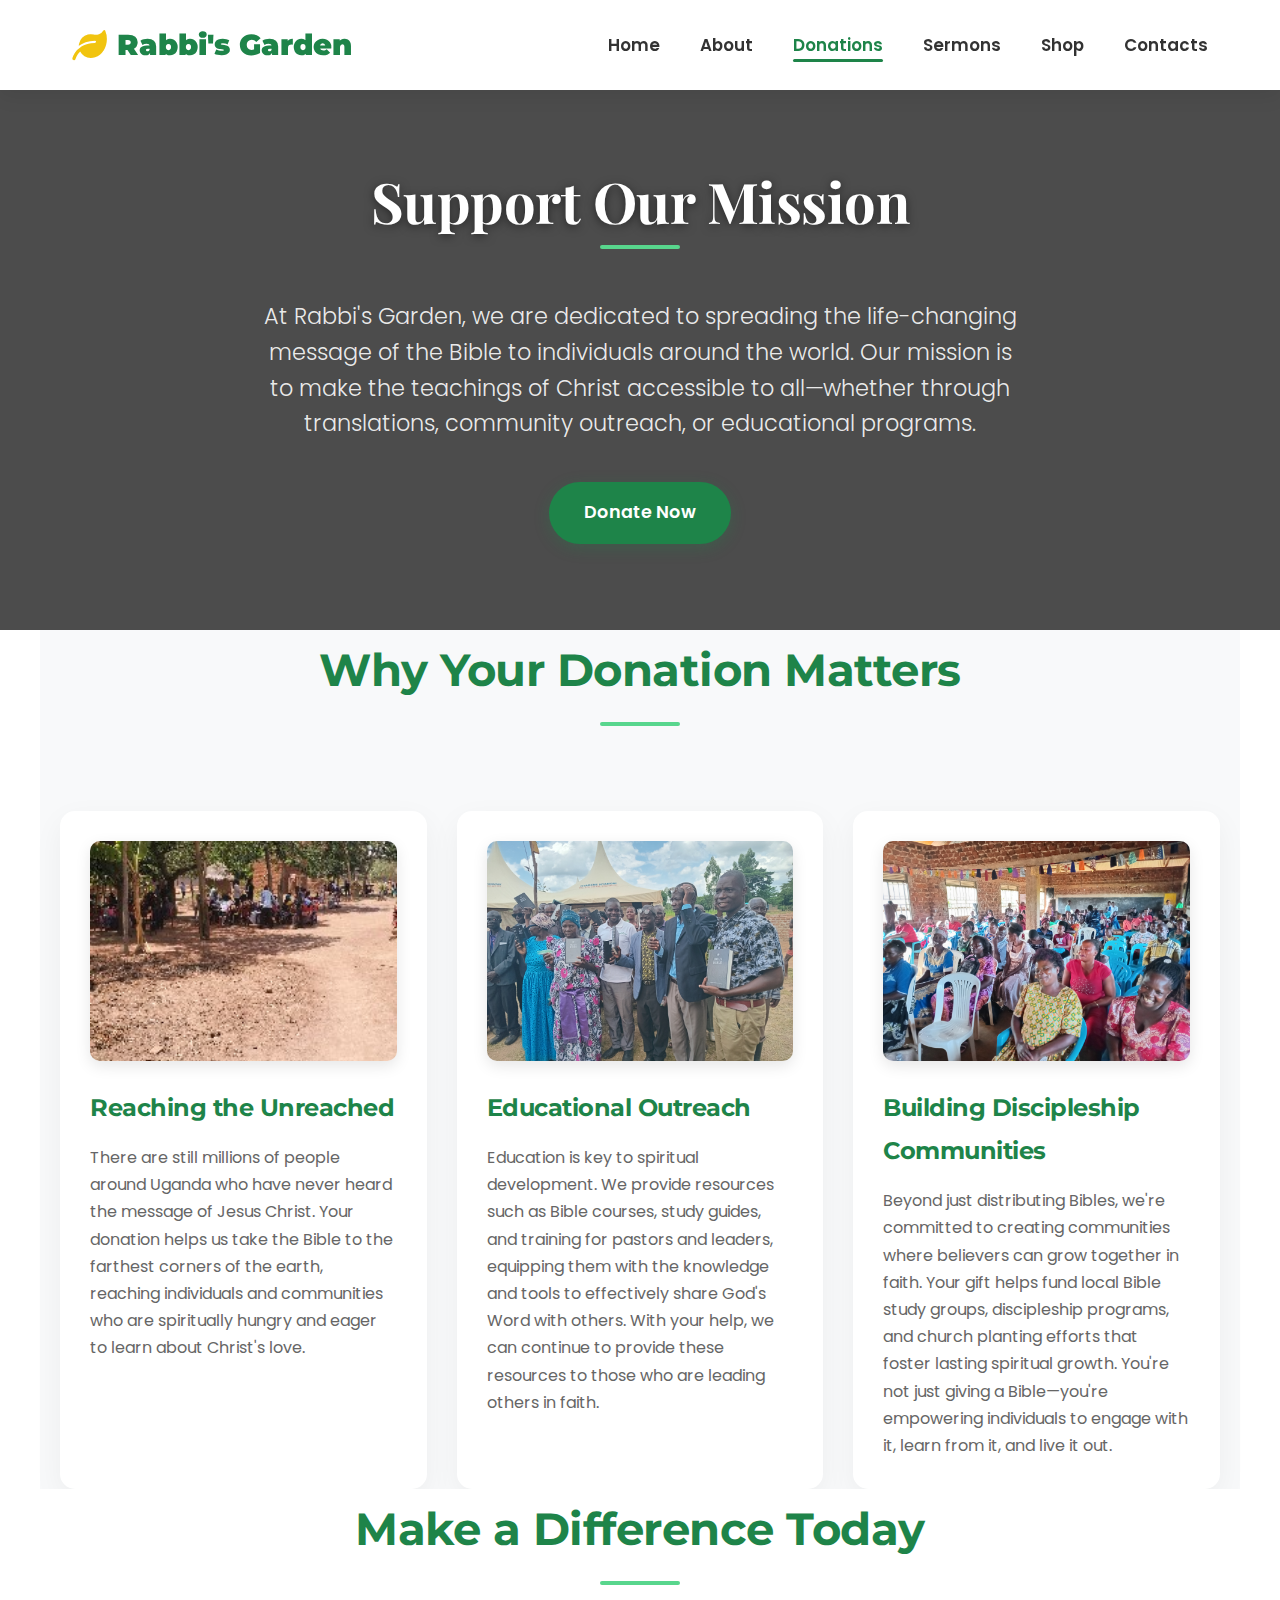
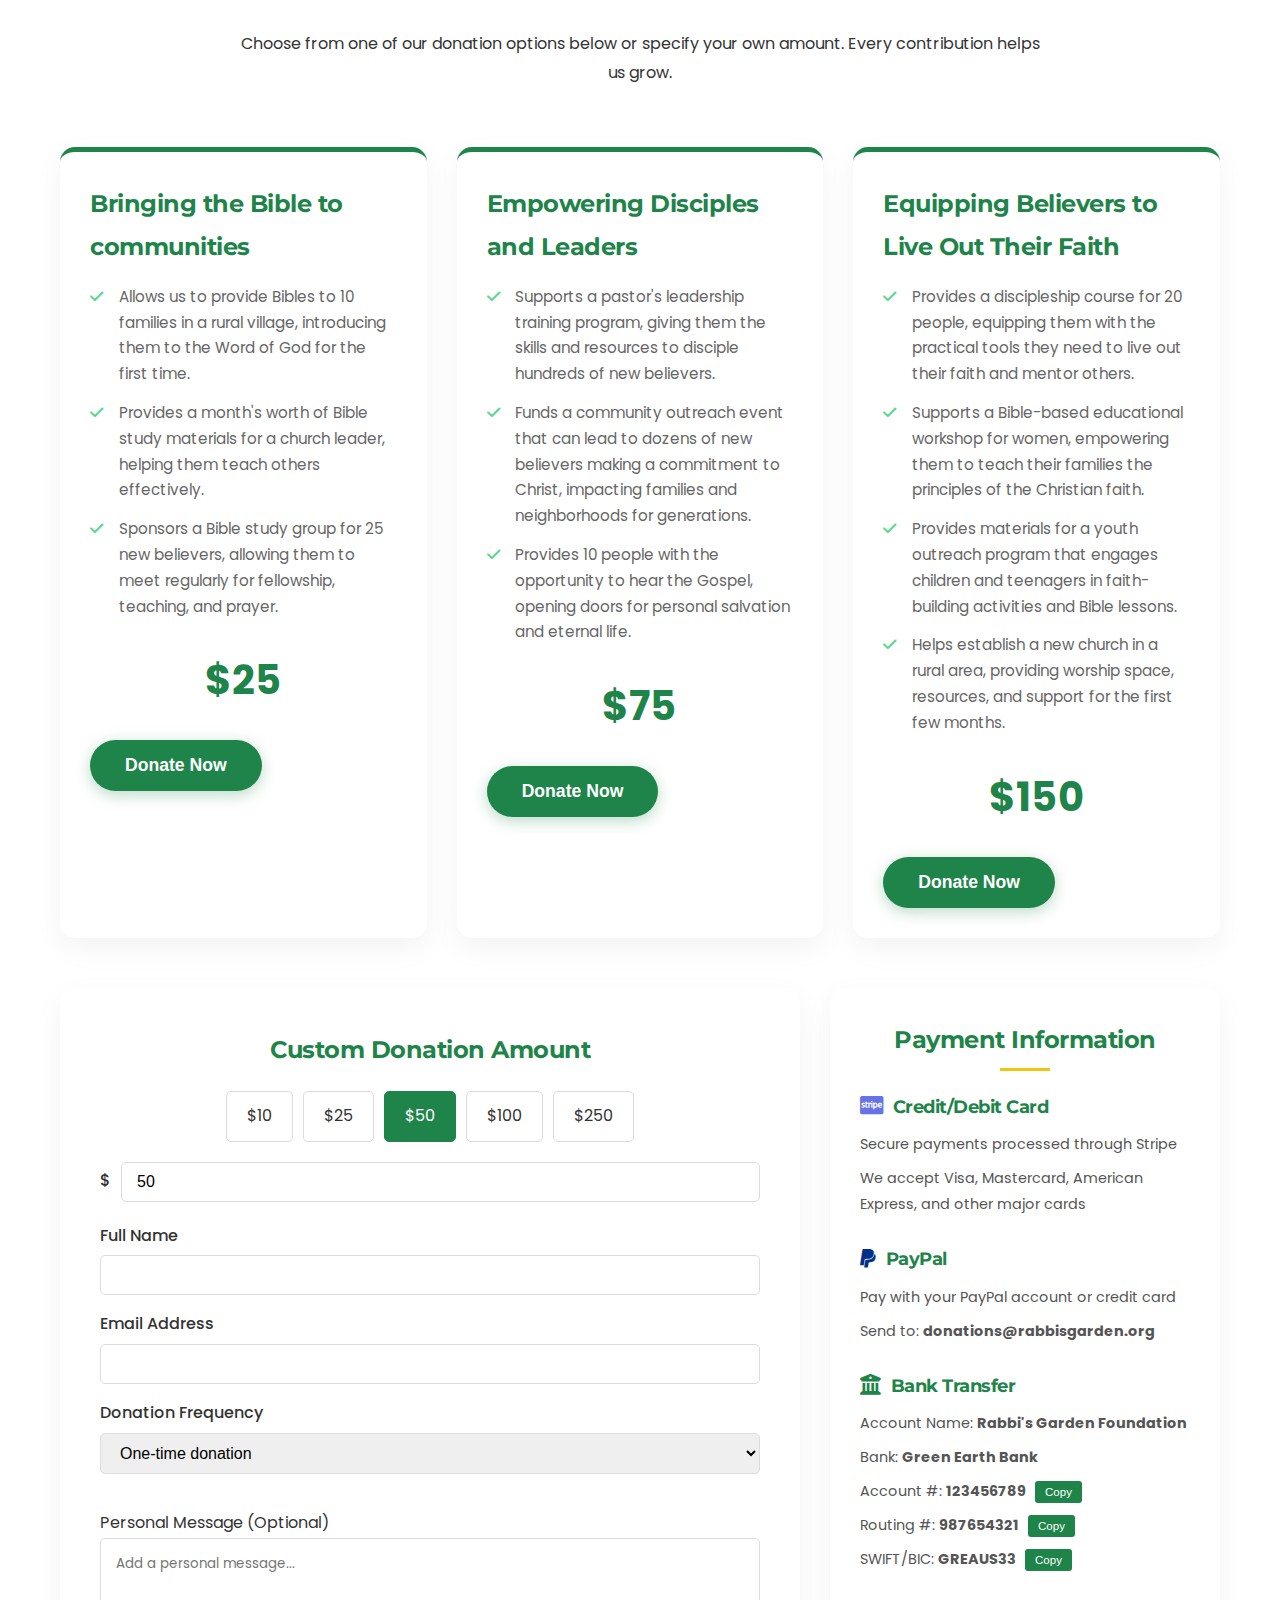
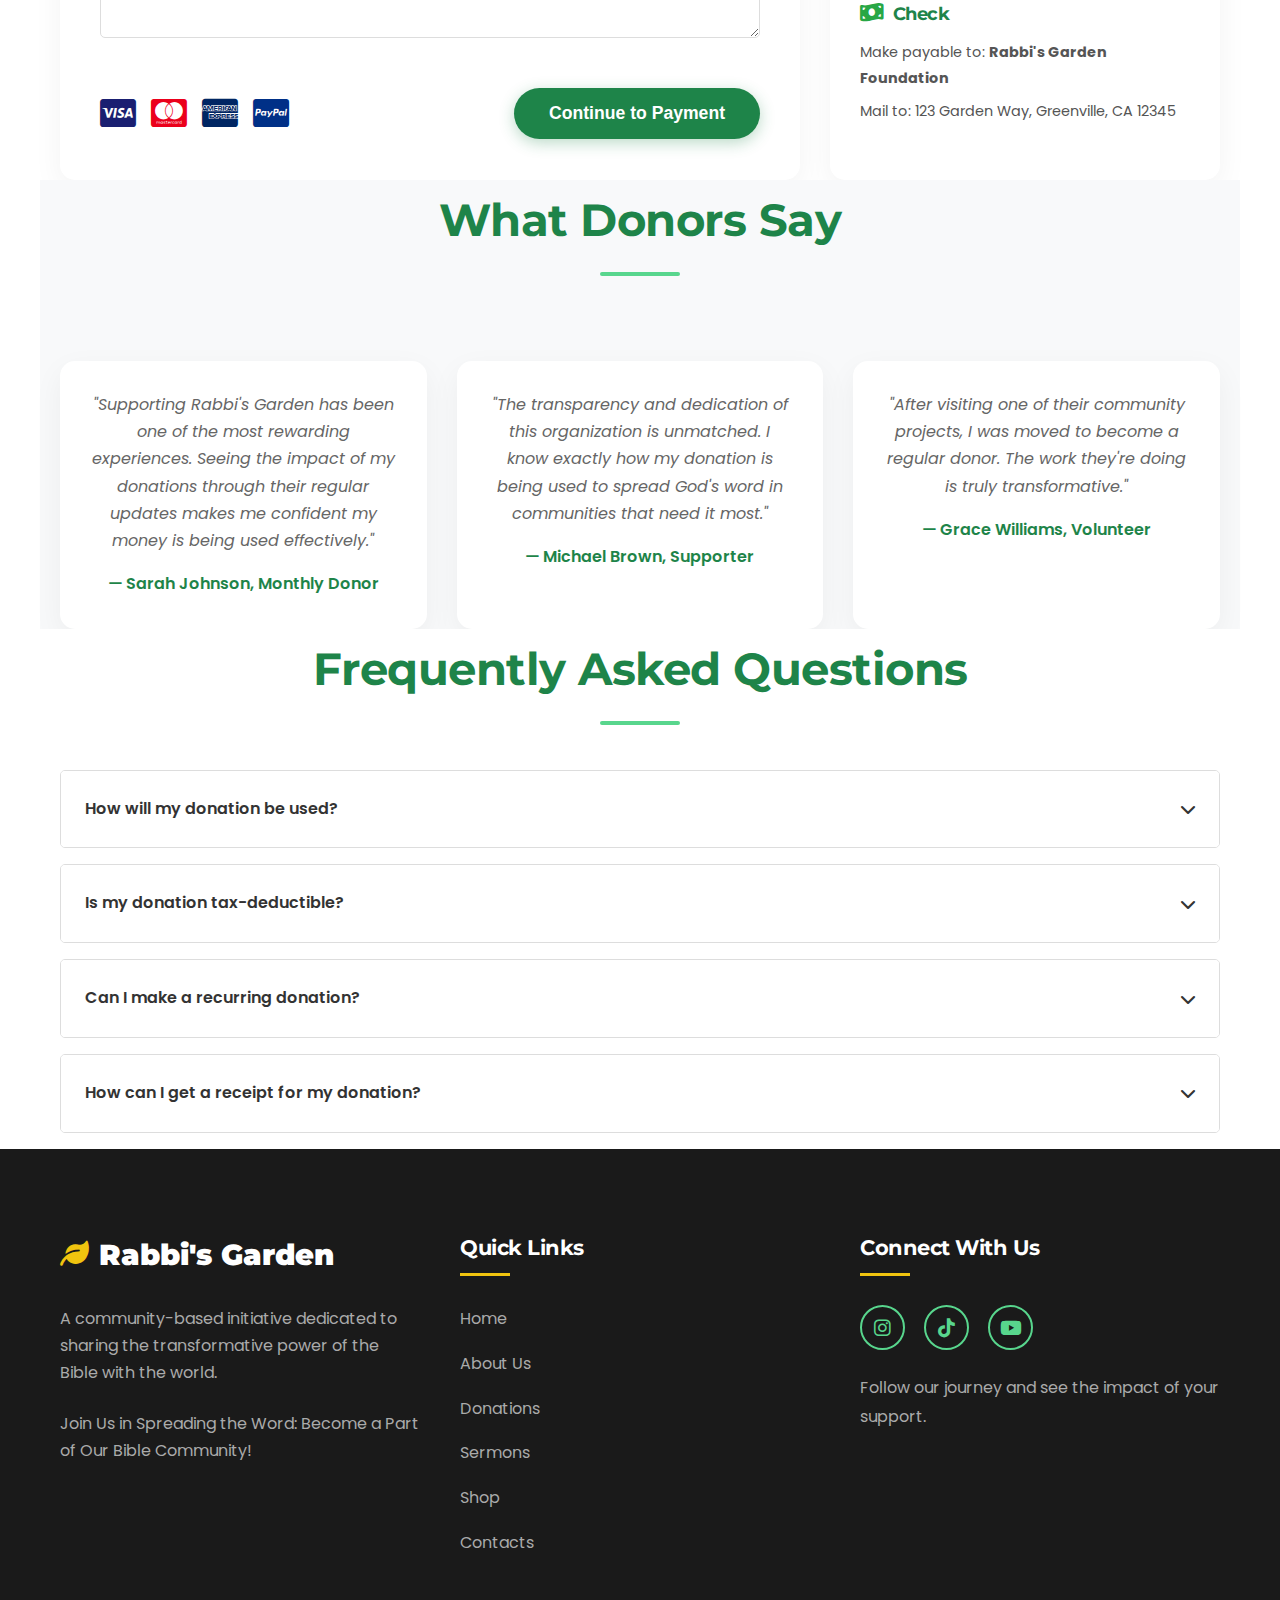
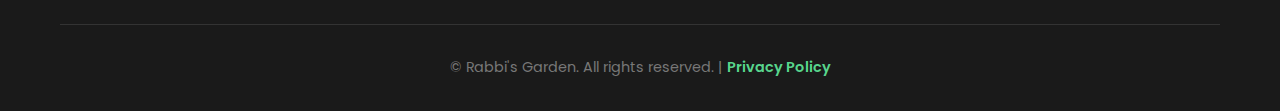
<file: donations.html>
<!DOCTYPE html>
<html lang="en">
<head>
  <meta charset="UTF-8">
  <meta name="viewport" content="width=device-width, initial-scale=1.0">
  <title>Rabbi's Garden - Support Our Green Mission</title>
  <meta name="description" content="Support Rabbi's Garden in spreading biblical teachings and community development through your donations">
  <link rel="stylesheet" href="https://cdnjs.cloudflare.com/ajax/libs/font-awesome/6.0.0-beta3/css/all.min.css">
  <link href="https://fonts.googleapis.com/css2?family=Montserrat:wght@700;900&family=Poppins:wght@400;600&family=Playfair+Display:wght@700&display=swap" rel="stylesheet">
  <script src="https://js.stripe.com/v3/"></script>
  <script src="https://www.paypal.com/sdk/js?client-id=YOUR_LIVE_PAYPAL_CLIENT_ID&currency=USD"></script>
  
  <style>
    /* Global Styles */
    :root {
      --primary-green: #1e8449;
      --dark-green: #145a32;
      --light-green: #58d68d;
      --gold-accent: #f1c40f;
      --pure-white: #ffffff;
      --off-white: #f8f9fa;
      --dark-bg: #1a1a1a;
      --text-dark: #333333;
      --transition: all 0.4s cubic-bezier(0.175, 0.885, 0.32, 1.1);
    }

    * {
      margin: 0;
      padding: 0;
      box-sizing: border-box;
    }

    body {
      font-family: 'Poppins', sans-serif;
      margin: 0;
      padding: 0;
      color: var(--text-dark);
      line-height: 1.8;
      background-color: var(--pure-white);
      scroll-behavior: smooth;
    }

    h1, h2, h3, h4, h5, h6 {
      font-family: 'Montserrat', sans-serif;
      color: var(--light-green);
      font-weight: 700;
      letter-spacing: -0.5px;
    }

    a {
      text-decoration: none;
      color: var(--primary-green);
      transition: var(--transition);
    }

    a:hover {
      color: var(--light-green);
    }

    .container {
      width: 100%;
      max-width: 1200px;
      margin: 0 auto;
      padding: 0 20px;
    }

    section {
      padding: 100px 0;
      position: relative;
    }

    .btn {
      display: inline-block;
      background-color: var(--primary-green);
      color: white;
      padding: 15px 35px;
      border: none;
      border-radius: 50px;
      font-size: 1.1em;
      font-weight: 600;
      cursor: pointer;
      transition: var(--transition);
      box-shadow: 0 4px 15px rgba(30, 132, 73, 0.3);
      position: relative;
      overflow: hidden;
    }

    .btn:hover {
      background-color: var(--light-green);
      transform: translateY(-3px);
      box-shadow: 0 10px 25px rgba(88, 214, 141, 0.4);
    }

    .btn:active {
      transform: translateY(1px);
    }

    .btn::after {
      content: '';
      position: absolute;
      top: 0;
      left: 0;
      width: 100%;
      height: 100%;
      background: linear-gradient(90deg, transparent, rgba(255,255,255,0.2), transparent);
      transform: translateX(-100%);
      transition: 0.6s;
    }

    .btn:hover::after {
      transform: translateX(100%);
    }

    /* Navigation */
    nav {
      background-color: var(--pure-white);
      box-shadow: 0 5px 20px rgba(0,0,0,0.08);
      position: sticky;
      top: 0;
      z-index: 1000;
      transition: var(--transition);
    }

    .nav-container {
      display: flex;
      justify-content: space-between;
      align-items: center;
      padding: 1.2rem 2rem;
    }

    .logo {
      font-family: 'Montserrat', sans-serif;
      font-weight: 900;
      font-size: 1.8rem;
      color: var(--primary-green);
      text-decoration: none;
      display: flex;
      align-items: center;
      transition: var(--transition);
    }

    .logo:hover {
      transform: scale(1.02);
    }

    .logo i {
      margin-right: 10px;
      color: var(--gold-accent);
      font-size: 1.2em;
    }

    .nav-links {
      display: flex;
      list-style: none;
      margin: 0;
      padding: 0;
    }

    .nav-links li {
      margin-left: 2.5rem;
    }

    .nav-links a {
      text-decoration: none;
      color: var(--text-dark);
      font-weight: 600;
      transition: var(--transition);
      position: relative;
      padding: 5px 0;
      font-size: 1.05rem;
    }

    .nav-links a.active {
      color: var(--primary-green);
    }

    .nav-links a:hover {
      color: var(--primary-green);
    }

    .nav-links a:after {
      content: '';
      position: absolute;
      width: 0;
      height: 3px;
      bottom: 0;
      left: 0;
      background-color: var(--primary-green);
      transition: var(--transition);
      border-radius: 3px;
    }

    .nav-links a:hover:after,
    .nav-links a.active:after {
      width: 100%;
    }

    /* Hamburger menu for mobile */
    .hamburger {
      display: none;
      cursor: pointer;
      font-size: 1.8rem;
      color: var(--primary-green);
      transition: var(--transition);
    }

    .hamburger:hover {
      transform: rotate(90deg);
    }

    /* Hero Section */
    .hero {
      background: linear-gradient(rgba(0, 0, 0, 0.7), rgba(0, 0, 0, 0.7)), 
                  url('https://images.unsplash.com/photo-1585320806297-9794b3e4eeae?ixlib=rb-1.2.1&auto=format&fit=crop&w=1350&q=80');
      background-size: cover;
      background-position: center;
      background-attachment: fixed;
      height: 60vh;
      min-height: 500px;
      display: flex;
      align-items: center;
      justify-content: center;
      text-align: center;
      color: white;
      position: relative;
      overflow: hidden;
    }

    .hero-content {
      max-width: 800px;
      padding: 0 20px;
      animation: fadeInUp 1s ease-out;
      z-index: 2;
    }

    .hero-title {
      font-family: 'Playfair Display', serif;
      font-size: 3.5rem;
      color: white;
      text-shadow: 0 2px 10px rgba(0,0,0,0.5);
      line-height: 1.2;
      position: relative;
      display: inline-block;
      margin-bottom: 25px;
    }

    .hero-title::after {
      content: '';
      position: absolute;
      bottom: -15px;
      left: 50%;
      transform: translateX(-50%);
      width: 80px;
      height: 4px;
      background: var(--light-green);
      border-radius: 2px;
    }

    .hero p {
      font-size: 1.4rem;
      margin: 40px 0;
      color: rgba(255,255,255,0.9);
      font-weight: 300;
      line-height: 1.6;
    }

    /* Section Titles */
    .section-title {
      position: relative;
      display: inline-block;
      margin-bottom: 60px;
      color: var(--primary-green);
      font-size: 2.8rem;
      text-align: center;
      width: 100%;
    }

    .section-title::after {
      content: '';
      position: absolute;
      bottom: -15px;
      left: 50%;
      transform: translateX(-50%);
      width: 80px;
      height: 4px;
      background: var(--light-green);
      border-radius: 2px;
    }

    /* Reasons Section */
    .reasons {
      background-color: var(--off-white);
      text-align: center;
    }

    .reasons-grid {
      display: grid;
      grid-template-columns: repeat(auto-fit, minmax(300px, 1fr));
      gap: 30px;
      margin-top: 40px;
    }

    .reason-card {
      background-color: var(--pure-white);
      padding: 30px;
      border-radius: 15px;
      box-shadow: 0 10px 30px rgba(0, 0, 0, 0.05);
      transition: var(--transition);
      overflow: hidden;
      position: relative;
      text-align: left;
    }

    .reason-card::before {
      content: '';
      position: absolute;
      top: 0;
      left: 0;
      width: 100%;
      height: 5px;
      background: var(--light-green);
      transform: scaleX(0);
      transform-origin: left;
      transition: var(--transition);
    }

    .reason-card:hover {
      transform: translateY(-10px);
      box-shadow: 0 15px 40px rgba(0, 0, 0, 0.1);
    }

    .reason-card:hover::before {
      transform: scaleX(1);
    }

    .reason-img {
      height: 220px;
      overflow: hidden;
      border-radius: 10px;
      margin-bottom: 25px;
      box-shadow: 0 5px 15px rgba(0,0,0,0.1);
    }

    .reason-img img {
      width: 100%;
      height: 100%;
      object-fit: cover;
      transition: var(--transition);
    }

    .reason-card:hover .reason-img img {
      transform: scale(1.03);
    }

    .reason-content h3 {
      font-size: 1.5rem;
      margin-bottom: 15px;
      color: var(--primary-green);
    }

    .reason-content p {
      font-size: 1rem;
      color: #666;
      line-height: 1.7;
    }

    /* Donations Section */
    .donations {
      background-color: var(--pure-white);
      text-align: center;
    }

    .donations .grid {
      display: grid;
      grid-template-columns: repeat(auto-fit, minmax(300px, 1fr));
      gap: 30px;
      margin-bottom: 50px;
    }

    .donations .card {
      background-color: var(--pure-white);
      padding: 30px;
      border-radius: 15px;
      box-shadow: 0 10px 30px rgba(0, 0, 0, 0.05);
      transition: var(--transition);
      overflow: hidden;
      position: relative;
      text-align: left;
      border-top: 5px solid var(--primary-green);
    }

    .donations .card:hover {
      transform: translateY(-10px);
      box-shadow: 0 15px 40px rgba(0, 0, 0, 0.1);
    }

    .donations .card h3 {
      font-size: 1.5rem;
      margin-bottom: 15px;
      color: var(--primary-green);
    }

    .donations .card .benefits {
      list-style: none;
      padding: 0;
      margin-bottom: 25px;
    }

    .donations .card .benefits li {
      margin-bottom: 0.8rem;
      position: relative;
      padding-left: 1.8rem;
      font-size: 0.95rem;
      color: #666;
      line-height: 1.7;
    }

    .donations .card .benefits li:before {
      content: '\f00c';
      font-family: 'Font Awesome 6 Free';
      font-weight: 900;
      position: absolute;
      left: 0;
      color: var(--light-green);
    }

    .donations .card .amount {
      font-size: 2.5rem;
      font-weight: bold;
      color: var(--primary-green);
      margin: 1.5rem 0;
      text-align: center;
    }

    .donation-section {
      display: flex;
      gap: 30px;
      margin-top: 40px;
      text-align: left;
    }

    .custom-donation {
      background-color: var(--pure-white);
      padding: 40px;
      border-radius: 15px;
      box-shadow: 0 10px 30px rgba(0, 0, 0, 0.05);
      flex: 2;
    }

    .payment-info {
      background-color: var(--pure-white);
      padding: 30px;
      border-radius: 15px;
      box-shadow: 0 10px 30px rgba(0, 0, 0, 0.05);
      flex: 1;
    }

    .payment-info h3 {
      color: var(--primary-green);
      margin-bottom: 20px;
      text-align: center;
      position: relative;
      padding-bottom: 10px;
      font-size: 1.5rem;
    }

    .payment-info h3:after {
      content: '';
      position: absolute;
      left: 50%;
      transform: translateX(-50%);
      bottom: 0;
      width: 50px;
      height: 3px;
      background-color: var(--gold-accent);
    }

    .payment-method-info {
      margin-bottom: 25px;
    }

    .payment-method-info h4 {
      display: flex;
      align-items: center;
      color: var(--primary-green);
      margin-bottom: 10px;
      font-size: 1.1rem;
    }

    .payment-method-info h4 i {
      margin-right: 10px;
      font-size: 1.3rem;
    }

    .payment-method-info p {
      margin-bottom: 8px;
      font-size: 0.9rem;
      color: #555;
    }

    .payment-method-info .copy-btn {
      background-color: var(--primary-green);
      color: white;
      border: none;
      padding: 5px 10px;
      border-radius: 3px;
      cursor: pointer;
      font-size: 0.8em;
      margin-left: 5px;
      transition: var(--transition);
    }

    .payment-method-info .copy-btn:hover,
    .payment-method-info .copy-btn:focus {
      background-color: var(--dark-green);
      outline: none;
    }

    .custom-donation h3 {
      text-align: center;
      margin-bottom: 20px;
      color: var(--primary-green);
      font-size: 1.5rem;
    }

    .donation-form {
      display: flex;
      flex-direction: column;
    }

    .donation-amounts {
      display: flex;
      flex-wrap: wrap;
      gap: 10px;
      margin-bottom: 20px;
      justify-content: center;
    }

    .donation-amounts .amount-option {
      padding: 10px 20px;
      border: 1px solid #ddd;
      border-radius: 5px;
      cursor: pointer;
      transition: var(--transition);
    }

    .donation-amounts .amount-option:hover,
    .donation-amounts .amount-option.selected,
    .donation-amounts .amount-option:focus {
      background-color: var(--primary-green);
      color: white;
      border-color: var(--primary-green);
      outline: none;
    }

    .custom-amount {
      display: flex;
      align-items: center;
      margin-bottom: 20px;
    }

    .custom-amount span {
      margin-right: 10px;
      font-weight: 500;
    }

    .custom-amount input {
      flex-grow: 1;
      padding: 10px 15px;
      border: 1px solid #ddd;
      border-radius: 5px;
      font-size: 1em;
      transition: var(--transition);
    }

    .custom-amount input:focus {
      border-color: var(--primary-green);
      outline: none;
      box-shadow: 0 0 0 2px rgba(30, 132, 73, 0.2);
    }

    .donor-info {
      margin-bottom: 20px;
    }

    .form-group {
      margin-bottom: 15px;
    }

    .form-group label {
      display: block;
      margin-bottom: 5px;
      font-weight: 500;
    }

    .form-group input,
    .form-group select {
      width: 100%;
      padding: 10px 15px;
      border: 1px solid #ddd;
      border-radius: 5px;
      font-size: 1em;
      transition: var(--transition);
    }

    .form-group input:focus,
    .form-group select:focus {
      border-color: var(--primary-green);
      outline: none;
      box-shadow: 0 0 0 2px rgba(30, 132, 73, 0.2);
    }

    .donation-message {
      margin-bottom: 20px;
    }

    .donation-message textarea {
      width: 100%;
      padding: 15px;
      border: 1px solid #ddd;
      border-radius: 5px;
      font-family: 'Poppins', sans-serif;
      min-height: 100px;
      resize: vertical;
      transition: var(--transition);
    }

    .donation-message textarea:focus {
      border-color: var(--primary-green);
      outline: none;
      box-shadow: 0 0 0 2px rgba(30, 132, 73, 0.2);
    }

    .form-footer {
      display: flex;
      justify-content: space-between;
      align-items: center;
      margin-top: 20px;
    }

    .payment-options {
      display: flex;
      gap: 15px;
    }

    .payment-options i {
      font-size: 2em;
      transition: var(--transition);
    }

    .payment-options i:hover {
      transform: translateY(-3px);
    }

    .fa-cc-visa { color: #1a1f71; }
    .fa-cc-mastercard { color: #eb001b; }
    .fa-cc-amex { color: #002663; }
    .fa-cc-paypal { color: #003087; }

    /* Payment Modal */
    .payment-modal {
      display: none;
      position: fixed;
      z-index: 2000;
      left: 0;
      top: 0;
      width: 100%;
      height: 100%;
      overflow: auto;
      background-color: rgba(0,0,0,0.8);
      backdrop-filter: blur(5px);
    }

    .payment-content {
      background: white;
      margin: 5% auto;
      padding: 40px;
      border-radius: 15px;
      width: 90%;
      max-width: 500px;
      box-shadow: 0 15px 40px rgba(0,0,0,0.2);
      position: relative;
      animation: modalFadeIn 0.4s ease-out;
    }

    .payment-content h3 {
      color: var(--primary-green);
      margin-bottom: 20px;
      text-align: center;
      font-size: 1.8rem;
    }

    .payment-methods {
      margin: 20px 0;
    }

    .payment-method {
      display: flex;
      align-items: center;
      padding: 15px;
      border: 1px solid #ddd;
      border-radius: 5px;
      margin-bottom: 10px;
      cursor: pointer;
      transition: var(--transition);
    }

    .payment-method:hover,
    .payment-method:focus {
      border-color: var(--primary-green);
      outline: none;
    }

    .payment-method.selected {
      border-color: var(--primary-green);
      background-color: rgba(30, 132, 73, 0.1);
    }

    .payment-method i {
      font-size: 2em;
      margin-right: 15px;
    }

    .payment-method .method-info {
      flex-grow: 1;
    }

    .payment-method .method-info h4 {
      margin-bottom: 5px;
    }

    .payment-method .method-info p {
      font-size: 0.9em;
      color: #666;
    }

    .bank-details {
      margin-top: 20px;
      padding: 15px;
      border: 1px solid #ddd;
      border-radius: 5px;
      background-color: #f9f9f9;
      display: none;
    }

    .bank-details h4 {
      margin-bottom: 10px;
    }

    .bank-details p {
      margin-bottom: 8px;
    }

    .bank-details .copy-btn {
      background-color: var(--primary-green);
      color: white;
      border: none;
      padding: 5px 10px;
      border-radius: 3px;
      cursor: pointer;
      font-size: 0.8em;
      margin-left: 5px;
      transition: var(--transition);
    }

    .bank-details .copy-btn:hover {
      background-color: var(--dark-green);
    }

    /* Stripe Elements */
    .StripeElement {
      box-sizing: border-box;
      height: 40px;
      padding: 10px 12px;
      border: 1px solid #ddd;
      border-radius: 5px;
      background-color: white;
      transition: var(--transition);
    }

    .StripeElement--focus {
      border-color: var(--primary-green);
      box-shadow: 0 0 0 1px var(--primary-green);
    }

    .StripeElement--invalid {
      border-color: #dc3545;
    }

    .StripeElement--webkit-autofill {
      background-color: #fefde5 !important;
    }

    #card-errors {
      color: #dc3545;
      margin: 10px 0;
      font-size: 0.9em;
    }

    #paypal-button-container {
      display: none;
      margin: 20px 0;
    }

    .modal-buttons {
      display: flex;
      justify-content: center;
      gap: 15px;
      margin-top: 20px;
    }

    /* Testimonials Section */
    .testimonials {
      background-color: var(--off-white);
      text-align: center;
    }

    .testimonial-grid {
      display: grid;
      grid-template-columns: repeat(auto-fit, minmax(300px, 1fr));
      gap: 30px;
      margin-top: 40px;
    }

    .testimonial-card {
      background-color: var(--pure-white);
      padding: 30px;
      border-radius: 15px;
      box-shadow: 0 10px 30px rgba(0, 0, 0, 0.05);
      transition: var(--transition);
    }

    .testimonial-card:hover {
      transform: translateY(-10px);
      box-shadow: 0 15px 40px rgba(0, 0, 0, 0.1);
    }

    .testimonial-text {
      font-style: italic;
      margin-bottom: 1rem;
      color: #666;
      line-height: 1.7;
    }

    .testimonial-author {
      font-weight: 600;
      color: var(--primary-green);
    }

    /* FAQ Section */
    .faq {
      background-color: var(--pure-white);
      text-align: center;
    }

    .faq-item {
      margin-bottom: 1rem;
      border: 1px solid #ddd;
      border-radius: 5px;
      overflow: hidden;
      transition: var(--transition);
    }

    .faq-item:hover {
      box-shadow: 0 5px 15px rgba(0,0,0,0.1);
    }

    .faq-question {
      padding: 1.5rem;
      background-color: var(--pure-white);
      font-weight: 600;
      cursor: pointer;
      display: flex;
      justify-content: space-between;
      align-items: center;
      transition: var(--transition);
    }

    .faq-question:hover {
      background-color: #f5f5f5;
    }

    .faq-answer {
      padding: 1.5rem;
      background-color: var(--pure-white);
      border-top: 1px solid #eee;
      display: none;
      text-align: left;
      color: #666;
    }

    .faq-answer.show {
      display: block;
    }

    /* Back to Top Button */
    .back-to-top {
      position: fixed;
      bottom: 30px;
      right: 30px;
      width: 50px;
      height: 50px;
      background-color: var(--primary-green);
      color: white;
      border-radius: 50%;
      display: flex;
      align-items: center;
      justify-content: center;
      font-size: 1.2rem;
      cursor: pointer;
      opacity: 0;
      visibility: hidden;
      transition: var(--transition);
      z-index: 999;
      box-shadow: 0 5px 15px rgba(0,0,0,0.1);
    }

    .back-to-top.visible {
      opacity: 1;
      visibility: visible;
    }

    .back-to-top:hover {
      background-color: var(--light-green);
      transform: translateY(-5px);
    }

    /* Footer */
    footer {
      background-color: var(--dark-bg);
      color: white;
      padding: 80px 0 30px;
    }

    .footer-container {
      display: grid;
      grid-template-columns: repeat(auto-fit, minmax(250px, 1fr));
      gap: 40px;
      margin-bottom: 50px;
    }

    .footer-logo {
      font-family: 'Montserrat', sans-serif;
      font-weight: 900;
      font-size: 1.8rem;
      color: var(--pure-white);
      margin-bottom: 1.5rem;
      display: flex;
      align-items: center;
    }

    .footer-logo i {
      margin-right: 10px;
      color: var(--gold-accent);
    }

    .footer-about p {
      margin-bottom: 1.5rem;
      color: #aaa;
      line-height: 1.7;
    }

    .footer-links h3, .footer-social h3 {
      color: var(--pure-white);
      margin-bottom: 1.8rem;
      font-size: 1.3rem;
      position: relative;
      padding-bottom: 10px;
    }

    .footer-links h3:after, .footer-social h3:after {
      content: '';
      position: absolute;
      left: 0;
      bottom: 0;
      width: 50px;
      height: 3px;
      background-color: var(--gold-accent);
    }

    .footer-links ul {
      list-style: none;
      padding: 0;
      margin: 0;
    }

    .footer-links li {
      margin-bottom: 1rem;
    }

    .footer-links a {
      color: #aaa;
      text-decoration: none;
      transition: var(--transition);
      display: inline-block;
    }

    .footer-links a:hover {
      color: var(--light-green);
      transform: translateX(5px);
    }

    .social-icons {
      display: flex;
      gap: 1.2rem;
    }

    .social-icons a {
      display: flex;
      align-items: center;
      justify-content: center;
      width: 45px;
      height: 45px;
      background-color: transparent;
      border-radius: 50%;
      color: var(--light-green);
      border: 2px solid var(--light-green);
      transition: var(--transition);
      font-size: 1.2rem;
    }

    .social-icons a:hover {
      background-color: var(--light-green);
      color: var(--dark-bg);
      transform: translateY(-5px) scale(1.1);
    }

    .footer-bottom {
      text-align: center;
      padding-top: 30px;
      border-top: 1px solid #333;
      color: #777;
      font-size: 0.9rem;
    }

    .footer-bottom a {
      color: var(--light-green);
      font-weight: 600;
    }

    /* Privacy Policy Modal */
    .privacy-modal {
      display: none;
      position: fixed;
      z-index: 2000;
      left: 0;
      top: 0;
      width: 100%;
      height: 100%;
      overflow: auto;
      background-color: rgba(0,0,0,0.8);
      backdrop-filter: blur(5px);
    }

    .privacy-content {
      background: white;
      margin: 5% auto;
      padding: 40px;
      border-radius: 15px;
      width: 80%;
      max-width: 800px;
      box-shadow: 0 15px 40px rgba(0,0,0,0.2);
      position: relative;
      animation: modalFadeIn 0.4s ease-out;
    }

    .close {
      color: #aaa;
      position: absolute;
      top: 20px;
      right: 30px;
      font-size: 28px;
      font-weight: bold;
      cursor: pointer;
      transition: var(--transition);
    }

    .close:hover {
      color: var(--primary-green);
      transform: rotate(90deg);
    }

    .privacy-content h3 {
      color: var(--primary-green);
      margin-bottom: 20px;
      text-align: center;
      font-size: 2rem;
    }

    .privacy-content p {
      margin-bottom: 15px;
      line-height: 1.7;
    }

    .privacy-content ul {
      margin-bottom: 15px;
      padding-left: 20px;
      line-height: 1.7;
    }

    .privacy-content li {
      margin-bottom: 8px;
    }

    /* Success Modal */
    .success-modal {
      position: fixed;
      z-index: 2000;
      left: 0;
      top: 0;
      width: 100%;
      height: 100%;
      overflow: auto;
      background-color: rgba(0,0,0,0.8);
      backdrop-filter: blur(5px);
      display: flex;
      justify-content: center;
      align-items: center;
    }

    .success-content {
      background: white;
      padding: 40px;
      border-radius: 15px;
      max-width: 500px;
      text-align: center;
      position: relative;
      animation: modalFadeIn 0.4s ease-out;
    }

    .success-content h3 {
      color: var(--primary-green);
      margin-bottom: 20px;
      font-size: 1.8rem;
    }

    .success-content p {
      white-space: pre-line;
      margin-bottom: 20px;
      text-align: left;
      line-height: 1.7;
    }

    .success-content .success-icon {
      color: var(--primary-green);
      font-size: 4rem;
      margin-bottom: 20px;
    }

    /* Error Modal */
    .error-modal {
      position: fixed;
      z-index: 2000;
      left: 0;
      top: 0;
      width: 100%;
      height: 100%;
      overflow: auto;
      background-color: rgba(0,0,0,0.8);
      backdrop-filter: blur(5px);
      display: flex;
      justify-content: center;
      align-items: center;
    }

    .error-content {
      background: white;
      padding: 40px;
      border-radius: 15px;
      max-width: 500px;
      text-align: center;
      position: relative;
      animation: modalFadeIn 0.4s ease-out;
    }

    .error-content h3 {
      color: #dc3545;
      margin-bottom: 20px;
      font-size: 1.8rem;
    }

    .error-content p {
      white-space: pre-line;
      margin-bottom: 20px;
      text-align: left;
      line-height: 1.7;
    }

    .error-content .error-icon {
      color: #dc3545;
      font-size: 4rem;
      margin-bottom: 20px;
    }

    /* Animations */
    @keyframes fadeInUp {
      from {
        opacity: 0;
        transform: translateY(50px);
      }
      to {
        opacity: 1;
        transform: translateY(0);
      }
    }

    @keyframes modalFadeIn {
      from {
        opacity: 0;
        transform: translateY(-50px);
      }
      to {
        opacity: 1;
        transform: translateY(0);
      }
    }

    /* Responsive Design */
    @media (max-width: 992px) {
      .hero-title {
        font-size: 2.8rem;
      }
      
      .hero p {
        font-size: 1.2rem;
      }
      
      .section-title {
        font-size: 2.2rem;
      }
      
      .donation-section {
        flex-direction: column;
      }
    }

    @media (max-width: 768px) {
      .nav-container {
        padding: 1rem;
      }

      .nav-links {
        display: none;
        position: absolute;
        top: 80px;
        left: 0;
        width: 100%;
        background-color: var(--pure-white);
        flex-direction: column;
        padding: 1.5rem 0;
        box-shadow: 0 10px 20px rgba(0,0,0,0.1);
      }

      .nav-links.show {
        display: flex;
      }

      .nav-links li {
        margin: 0;
        text-align: center;
        padding: 0.8rem 0;
      }

      .hamburger {
        display: block;
      }

      .hero-title {
        font-size: 2.5rem;
      }

      .hero p {
        font-size: 1.1rem;
        margin: 30px 0;
      }

      .btn {
        padding: 12px 30px;
        font-size: 1rem;
      }
      
      section {
        padding: 80px 0;
      }
      
      .form-footer {
        flex-direction: column;
        gap: 20px;
      }
      
      .payment-options {
        order: -1;
        justify-content: center;
      }
      
      .modal-buttons {
        flex-direction: column;
      }
      
      .modal-buttons .btn {
        width: 100%;
      }
    }

    @media (max-width: 576px) {
      .hero-title {
        font-size: 2.2rem;
      }
      
      .hero p {
        font-size: 1rem;
      }
      
      .section-title {
        font-size: 2rem;
      }
      
      .footer-container {
        grid-template-columns: 1fr;
        gap: 30px;
      }
    }

    /* Validation */
    .validation-error {
      color: #dc3545;
      margin: 10px 0;
      text-align: center;
      font-weight: 500;
    }

    .error-message {
      color: #dc3545;
      font-size: 0.8em;
      margin-top: 5px;
    }
    .input-error {
      border-color: #dc3545 !important;
    }
    .loading-spinner {
      display: inline-block;
      width: 20px;
      height: 20px;
      border: 3px solid rgba(255,255,255,.3);
      border-radius: 50%;
      border-top-color: white;
      animation: spin 1s ease-in-out infinite;
      margin-right: 10px;
    }
    @keyframes spin {
      to { transform: rotate(360deg); }
    }
  </style>
</head>

<body>
  <!-- Navigation -->
  <nav aria-label="Main navigation">
    <div class="nav-container container">
      <a href="index.html" class="logo">
        <i class="fas fa-leaf" aria-hidden="true"></i>Rabbi's Garden
      </a>
      <div class="hamburger" id="hamburger">☰</div>
      <ul class="nav-links" id="nav-menu">
        <li><a href="index.html">Home</a></li>
        <li><a href="about.html">About</a></li>
        <li><a href="donations.html" class="active">Donations</a></li>
        <li><a href="sermons.html">Sermons</a></li>
        <li><a href="shop.html">Shop</a></li>
        <li><a href="contacts.html">Contacts</a></li>
      </ul>
    </div>
  </nav>

  <!-- Hero Section -->
  <section class="hero">
    <div class="hero-content container">
      <h1 class="hero-title">Support Our Mission</h1>
      <p>At Rabbi's Garden, we are dedicated to spreading the life-changing message of the Bible to individuals around the world. Our mission is to make the teachings of Christ accessible to all—whether through translations, community outreach, or educational programs.</p>
      <a href="#donate" class="btn">Donate Now</a>
    </div>
  </section>

  <!-- Main Content -->
  <main id="main-content">
    <!-- Why Donate Section -->
    <section class="reasons container" id="why-donate">
      <h2 class="section-title">Why Your Donation Matters</h2>
      <div class="reasons-grid">
        <div class="reason-card">
          <div class="reason-img">
            <img src="Photos/1000278048.jpg" alt="Rabbi's Garden">
          </div>
          <div class="reason-content">
            <h3>Reaching the Unreached</h3>
            <p>There are still millions of people around Uganda who have never heard the message of Jesus Christ. Your donation helps us take the Bible to the farthest corners of the earth, reaching individuals and communities who are spiritually hungry and eager to learn about Christ's love.</p>
          </div>
        </div>
        
        <div class="reason-card">
          <div class="reason-img">
           <img src="Photos/20250524_140709.jpg" alt="Rabbi's Garden">
          </div>
          <div class="reason-content">
            <h3>Educational Outreach</h3>
            <p>Education is key to spiritual development. We provide resources such as Bible courses, study guides, and training for pastors and leaders, equipping them with the knowledge and tools to effectively share God's Word with others. With your help, we can continue to provide these resources to those who are leading others in faith.</p>
          </div>
        </div>
        
        <div class="reason-card">
          <div class="reason-img">
            <img src="Photos/20250520_170025.jpg" alt="Rabbi's Garden">
          </div>
          <div class="reason-content">
            <h3>Building Discipleship Communities</h3>
            <p>Beyond just distributing Bibles, we're committed to creating communities where believers can grow together in faith. Your gift helps fund local Bible study groups, discipleship programs, and church planting efforts that foster lasting spiritual growth. You're not just giving a Bible—you're empowering individuals to engage with it, learn from it, and live it out.</p>
          </div>
        </div>
      </div>
    </section>

    <!-- Donations Section -->
    <section class="donations container" id="donate">
      <h2 class="section-title">Make a Difference Today</h2>
      <p class="intro" style="text-align: center; max-width: 800px; margin: 0 auto 60px;">
        Choose from one of our donation options below or specify your own amount. Every contribution helps us grow.
      </p>
      
      <div class="grid">
        <div class="card">
          <h3>Bringing the Bible to communities</h3>
          <ul class="benefits">
            <li>Allows us to provide Bibles to 10 families in a rural village, introducing them to the Word of God for the first time.</li>
            <li>Provides a month's worth of Bible study materials for a church leader, helping them teach others effectively.</li>
            <li>Sponsors a Bible study group for 25 new believers, allowing them to meet regularly for fellowship, teaching, and prayer.</li>
          </ul>
          <div class="amount">$25</div>
          <button class="btn donate-btn" data-amount="25">Donate Now</button>
        </div>
        
        <div class="card">
          <h3>Empowering Disciples and Leaders</h3>
          <ul class="benefits">
            <li>Supports a pastor's leadership training program, giving them the skills and resources to disciple hundreds of new believers.</li>
            <li>Funds a community outreach event that can lead to dozens of new believers making a commitment to Christ, impacting families and neighborhoods for generations.</li>
            <li>Provides 10 people with the opportunity to hear the Gospel, opening doors for personal salvation and eternal life.</li>
          </ul>
          <div class="amount">$75</div>
          <button class="btn donate-btn" data-amount="75">Donate Now</button>
        </div>
        
        <div class="card">
          <h3>Equipping Believers to Live Out Their Faith</h3>
          <ul class="benefits">
            <li>Provides a discipleship course for 20 people, equipping them with the practical tools they need to live out their faith and mentor others.</li>
            <li>Supports a Bible-based educational workshop for women, empowering them to teach their families the principles of the Christian faith.</li>
            <li>Provides materials for a youth outreach program that engages children and teenagers in faith-building activities and Bible lessons.</li>
            <li>Helps establish a new church in a rural area, providing worship space, resources, and support for the first few months.</li>
          </ul>
          <div class="amount">$150</div>
          <button class="btn donate-btn" data-amount="150">Donate Now</button>
        </div>
      </div>
      
      <div class="donation-section">
        <div class="custom-donation">
          <h3>Custom Donation Amount</h3>
          <form id="customDonationForm" class="donation-form">
            <div class="donation-amounts">
              <div class="amount-option" data-amount="10">$10</div>
              <div class="amount-option" data-amount="25">$25</div>
              <div class="amount-option selected" data-amount="50">$50</div>
              <div class="amount-option" data-amount="100">$100</div>
              <div class="amount-option" data-amount="250">$250</div>
            </div>
            
            <div class="custom-amount">
              <span>$</span>
              <input type="number" id="customAmount" placeholder="Other amount" min="1" value="50" aria-label="Enter custom donation amount">
            </div>
            
            <div class="donor-info">
              <div class="form-group">
                <label for="name">Full Name</label>
                <input type="text" id="name" required maxlength="100" aria-required="true">
              </div>
              <div class="form-group">
                <label for="email">Email Address</label>
                <input type="email" id="email" required maxlength="255" aria-required="true">
              </div>
              <div class="form-group">
                <label for="frequency">Donation Frequency</label>
                <select id="frequency" aria-label="Select donation frequency">
                  <option value="one-time">One-time donation</option>
                  <option value="monthly">Monthly donation</option>
                  <option value="quarterly">Quarterly donation</option>
                  <option value="annually">Annual donation</option>
                </select>
              </div>
            </div>
            
            <div class="donation-message">
              <label for="message">Personal Message (Optional)</label>
              <textarea id="message" placeholder="Add a personal message..." maxlength="500" aria-label="Optional personal message"></textarea>
            </div>
            
            <div class="form-footer">
              <div class="payment-options">
                <i class="fab fa-cc-visa" aria-hidden="true"></i>
                <i class="fab fa-cc-mastercard" aria-hidden="true"></i>
                <i class="fab fa-cc-amex" aria-hidden="true"></i>
                <i class="fab fa-cc-paypal" aria-hidden="true"></i>
              </div>
              <button type="submit" class="btn">Continue to Payment</button>
            </div>
          </form>
        </div>
        
        <div class="payment-info">
          <h3>Payment Information</h3>
          
          <div class="payment-method-info">
            <h4><i class="fab fa-cc-stripe" style="color: #6772e5;" aria-hidden="true"></i> Credit/Debit Card</h4>
            <p>Secure payments processed through Stripe</p>
            <p>We accept Visa, Mastercard, American Express, and other major cards</p>
          </div>
          
          <div class="payment-method-info">
            <h4><i class="fab fa-paypal" style="color: #003087;" aria-hidden="true"></i> PayPal</h4>
            <p>Pay with your PayPal account or credit card</p>
            <p>Send to: <strong>donations@rabbisgarden.org</strong></p>
          </div>
          
          <div class="payment-method-info">
            <h4><i class="fas fa-university" style="color: #1e8449;" aria-hidden="true"></i> Bank Transfer</h4>
            <p>Account Name: <strong>Rabbi's Garden Foundation</strong></p>
            <p>Bank: <strong>Green Earth Bank</strong></p>
            <p>Account #: <strong id="accountNumber">123456789</strong> <button class="copy-btn" data-target="accountNumber">Copy</button></p>
            <p>Routing #: <strong id="routingNumber">987654321</strong> <button class="copy-btn" data-target="routingNumber">Copy</button></p>
            <p>SWIFT/BIC: <strong id="swiftCode">GREAUS33</strong> <button class="copy-btn" data-target="swiftCode">Copy</button></p>
          </div>
          
          <div class="payment-method-info">
            <h4><i class="fas fa-money-bill-wave" style="color: #28a745;" aria-hidden="true"></i> Check</h4>
            <p>Make payable to: <strong>Rabbi's Garden Foundation</strong></p>
            <p>Mail to: 123 Garden Way, Greenville, CA 12345</p>
          </div>
        </div>
      </div>
    </section>

    <!-- Testimonials Section -->
    <section class="testimonials container">
      <h2 class="section-title">What Donors Say</h2>
      <div class="testimonial-grid">
        <div class="testimonial-card">
          <p class="testimonial-text">"Supporting Rabbi's Garden has been one of the most rewarding experiences. Seeing the impact of my donations through their regular updates makes me confident my money is being used effectively."</p>
          <p class="testimonial-author">— Sarah Johnson, Monthly Donor</p>
        </div>
        <div class="testimonial-card">
          <p class="testimonial-text">"The transparency and dedication of this organization is unmatched. I know exactly how my donation is being used to spread God's word in communities that need it most."</p>
          <p class="testimonial-author">— Michael Brown, Supporter</p>
        </div>
        <div class="testimonial-card">
          <p class="testimonial-text">"After visiting one of their community projects, I was moved to become a regular donor. The work they're doing is truly transformative."</p>
          <p class="testimonial-author">— Grace Williams, Volunteer</p>
        </div>
      </div>
    </section>

    <!-- FAQ Section -->
    <section class="faq container">
      <h2 class="section-title">Frequently Asked Questions</h2>
      <div class="faq-container">
        <div class="faq-item">
          <div class="faq-question" tabindex="0">
            <span>How will my donation be used?</span>
            <i class="fas fa-chevron-down"></i>
          </div>
          <div class="faq-answer">
            <p>Your donation will be used to support our various programs including Bible distribution, community outreach, educational materials, and pastoral training. We allocate funds based on the greatest need at the time, unless you specify a particular program you'd like to support.</p>
          </div>
        </div>
        <div class="faq-item">
          <div class="faq-question" tabindex="0">
            <span>Is my donation tax-deductible?</span>
            <i class="fas fa-chevron-down"></i>
          </div>
          <div class="faq-answer">
            <p>Yes, Rabbi's Garden is a registered 501(c)(3) nonprofit organization. All donations are tax-deductible to the fullest extent allowed by law. You will receive a receipt for your donation that you can use for tax purposes.</p>
          </div>
        </div>
        <div class="faq-item">
          <div class="faq-question" tabindex="0">
            <span>Can I make a recurring donation?</span>
            <i class="fas fa-chevron-down"></i>
          </div>
          <div class="faq-answer">
            <p>Absolutely! We offer monthly donation options that provide consistent support for our programs. You can set up a recurring donation through our donation form by selecting the "Monthly" option when choosing your payment method.</p>
          </div>
        </div>
        <div class="faq-item">
          <div class="faq-question" tabindex="0">
            <span>How can I get a receipt for my donation?</span>
            <i class="fas fa-chevron-down"></i>
          </div>
          <div class="faq-answer">
            <p>All donors receive an email receipt immediately after making a donation. If you need another copy or didn't receive yours, please contact our donor support team at donations@rabbisgarden.org and we'll be happy to assist you.</p>
          </div>
        </div>
      </div>
    </section>
  </main>

  <!-- Footer -->
  <footer>
    <div class="container">
      <div class="footer-container">
        <div class="footer-about">
          <div class="footer-logo">
            <i class="fas fa-leaf" aria-hidden="true"></i>Rabbi's Garden
          </div>
          <p>A community-based initiative dedicated to sharing the transformative power of the Bible with the world.</p>
          <p>Join Us in Spreading the Word: Become a Part of Our Bible Community!</p>
        </div>
        
        <div class="footer-links">
          <h3>Quick Links</h3>
          <ul>
            <li><a href="index.html">Home</a></li>
            <li><a href="about.html">About Us</a></li>
            <li><a href="donations.html">Donations</a></li>
            <li><a href="sermons.html">Sermons</a></li>
            <li><a href="shop.html">Shop</a></li>
            <li><a href="contacts.html">Contacts</a></li>
          </ul>
        </div>
        
        <div class="footer-social">
          <h3>Connect With Us</h3>
          <div class="social-icons">
            <a href="https://www.instagram.com/rabbisgarden/?hl=en" aria-label="Instagram"><i class="fab fa-instagram"></i></a>
            <a href="https://www.tiktok.com/@rabbis.garden" aria-label="TikTok"><i class="fab fa-tiktok"></i></a>
            <a href="https://www.youtube.com/@mikewuertemburg2204" aria-label="YouTube"><i class="fab fa-youtube"></i></a>
          </div>
          <p style="margin-top: 1.5rem; color: #aaa;">Follow our journey and see the impact of your support.</p>
        </div>
      </div>
      
      <div class="footer-bottom">
        <p>&copy; <span id="current-year"></span> Rabbi's Garden. All rights reserved. | <a href="#" id="privacyLink" style="color: var(--light-green);">Privacy Policy</a></p>
      </div>
    </div>
  </footer>

  <!-- Back to Top Button -->
  <div class="back-to-top" id="backToTop" aria-label="Back to top">
    <i class="fas fa-arrow-up"></i>
  </div>

  <!-- Privacy Policy Modal -->
  <div id="privacyModal" class="privacy-modal">
    <div class="privacy-content">
      <span class="close">&times;</span>
      <h3>Privacy Policy</h3>
      <p>Last updated: January 1, 2025</p>
      
      <p>Rabbi's Garden ("us", "we", or "our") operates the Rabbi's Garden website (the "Service").</p>
      
      <p>This page informs you of our policies regarding the collection, use, and disclosure of personal data when you use our Service and the choices you have associated with that data.</p>
      
      <h4>Information Collection and Use</h4>
      <p>We collect several different types of information for various purposes to provide and improve our Service to you.</p>
      
      <h4>Types of Data Collected</h4>
      <ul>
        <li><strong>Personal Data:</strong> While using our Service, we may ask you to provide us with certain personally identifiable information that can be used to contact or identify you ("Personal Data"). Personally identifiable information may include, but is not limited to: Email address, First name and last name, Phone number, Address, Cookies and Usage Data.</li>
        <li><strong>Usage Data:</strong> We may also collect information how the Service is accessed and used ("Usage Data"). This Usage Data may include information such as your computer's Internet Protocol address (e.g. IP address), browser type, browser version, the pages of our Service that you visit, the time and date of your visit, the time spent on those pages, unique device identifiers and other diagnostic data.</li>
        <li><strong>Tracking & Cookies Data:</strong> We use cookies and similar tracking technologies to track the activity on our Service and hold certain information.</li>
      </ul>
      
      <h4>Use of Data</h4>
      <p>Rabbi's Garden uses the collected data for various purposes:</p>
      <ul>
        <li>To provide and maintain our Service</li>
        <li>To notify you about changes to our Service</li>
        <li>To allow you to participate in interactive features of our Service when you choose to do so</li>
        <li>To provide customer support</li>
        <li>To gather analysis or valuable information so that we can improve our Service</li>
        <li>To monitor the usage of our Service</li>
        <li>To detect, prevent and address technical issues</li>
      </ul>
      
      <h4>Security of Data</h4>
      <p>The security of your data is important to us, but remember that no method of transmission over the Internet, or method of electronic storage is 100% secure. While we strive to use commercially acceptable means to protect your Personal Data, we cannot guarantee its absolute security.</p>
      
      <h4>Changes to This Privacy Policy</h4>
      <p>We may update our Privacy Policy from time to time. We will notify you of any changes by posting the new Privacy Policy on this page.</p>
      
      <p>You are advised to review this Privacy Policy periodically for any changes. Changes to this Privacy Policy are effective when they are posted on this page.</p>
      
      <button id="closePrivacyModal" class="btn">Close</button>
    </div>
  </div>

  <!-- Payment Modal -->
  <div id="paymentModal" class="payment-modal">
    <div class="payment-content">
      <h3>Complete Your Donation</h3>
      <p id="donationSummary">You're donating $50 to Rabbi's Garden</p>
      
      <div class="payment-methods">
        <h4>Select Payment Method</h4>
        
        <div class="payment-method selected" data-method="card" tabindex="0">
          <i class="far fa-credit-card" style="color: #1a1f71;" aria-hidden="true"></i>
          <div class="method-info">
            <h4>Credit/Debit Card</h4>
            <p>Pay securely with your Visa, Mastercard, or American Express</p>
          </div>
        </div>
        
        <div class="payment-method" data-method="paypal" tabindex="0">
          <i class="fab fa-cc-paypal" style="color: #003087;" aria-hidden="true"></i>
          <div class="method-info">
            <h4>PayPal</h4>
            <p>Pay with your PayPal account or credit card</p>
          </div>
        </div>
        
        <div class="payment-method" data-method="bank" tabindex="0">
          <i class="fas fa-university" style="color: #1e8449;" aria-hidden="true"></i>
          <div class="method-info">
            <h4>Bank Transfer</h4>
            <p>Direct transfer to our bank account</p>
          </div>
        </div>
      </div>
      
      <div id="bankDetails" class="bank-details">
        <h4>Bank Transfer Details</h4>
        <p><strong>Account Name:</strong> Rabbi's Garden Foundation</p>
        <p><strong>Bank:</strong> Green Earth Bank</p>
        <p><strong>Account #:</strong> <span id="accountNumberModal">123456789</span> <button class="copy-btn" data-target="accountNumberModal">Copy</button></p>
        <p><strong>Routing #:</strong> <span id="routingNumberModal">987654321</span> <button class="copy-btn" data-target="routingNumberModal">Copy</button></p>
        <p><strong>SWIFT/BIC:</strong> <span id="swiftCodeModal">GREAUS33</span> <button class="copy-btn" data-target="swiftCodeModal">Copy</button></p>
        <p>Please include your name as reference when making the transfer.</p>
      </div>
      
      <div id="cardElementContainer" style="display: none;">
        <div class="form-group">
          <label for="cardholder-name">Cardholder Name</label>
          <input type="text" id="cardholder-name" placeholder="Name on card" required maxlength="100" aria-required="true">
        </div>
        <div id="cardElement" class="form-group">
          <!-- Stripe.js will inject the Card Element here -->
        </div>
        <div id="card-errors" role="alert"></div>
      </div>
      
      <div id="paypal-button-container" style="display: none; margin: 20px 0;"></div>
      
      <div class="modal-buttons">
        <button id="confirmPayment" class="btn" style="display: none;">Complete Donation</button>
        <button id="cancelPayment" class="btn">Cancel</button>
      </div>
    </div>
  </div>

  <!-- Success Modal Template -->
  <div id="successModalTemplate" style="display: none;">
    <div class="success-content">
      <div class="success-icon">
        <i class="fas fa-check-circle" aria-hidden="true"></i>
      </div>
      <h3>Donation Successful!</h3>
      <p id="successMessage"></p>
      <button id="closeSuccessModal" class="btn">Close</button>
    </div>
  </div>

  <!-- Error Modal Template -->
  <div id="errorModalTemplate" style="display: none;">
    <div class="error-content">
      <div class="error-icon">
        <i class="fas fa-exclamation-circle" aria-hidden="true"></i>
      </div>
      <h3>Payment Failed</h3>
      <p id="errorMessage"></p>
      <button id="closeErrorModal" class="btn">Try Again</button>
    </div>
  </div>

  <!-- JavaScript -->
  <script>
    // ===== ENHANCED VALIDATION =====
    function validateDonationForm() {
      let isValid = true;
      
      // Clear previous errors
      document.querySelectorAll('.error-message').forEach(el => el.remove());
      document.querySelectorAll('.input-error').forEach(el => el.classList.remove('input-error'));

      // Amount validation
      const amountInput = document.getElementById('customAmount');
      const amount = parseFloat(amountInput.value);
      if (isNaN(amount)) {
        showError(amountInput, 'Please enter a valid number');
        isValid = false;
      } else if (amount < 1) {
        showError(amountInput, 'Minimum donation is $1');
        isValid = false;
      } else if (amount > 100000) {
        showError(amountInput, 'Maximum donation is $100,000');
        isValid = false;
      }

      // Name validation
      const nameInput = document.getElementById('name');
      if (nameInput.value.trim().length < 2) {
        showError(nameInput, 'Please enter your full name');
        isValid = false;
      }

      // Email validation
      const emailInput = document.getElementById('email');
      const emailRegex = /^[^\s@]+@[^\s@]+\.[^\s@]+$/;
      if (!emailRegex.test(emailInput.value.trim())) {
        showError(emailInput, 'Please enter a valid email');
        isValid = false;
      }

      return isValid;
    }

    function showError(inputElement, message) {
      inputElement.classList.add('input-error');
      const error = document.createElement('div');
      error.className = 'error-message';
      error.textContent = message;
      inputElement.parentNode.appendChild(error);
    }

    // ===== PAYMENT PROCESSING =====
    async function processDonation(formData) {
      try {
        // Show loading state
        const submitBtn = document.querySelector('#customDonationForm button[type="submit"]');
        submitBtn.innerHTML = '<span class="loading-spinner"></span> Processing...';
        submitBtn.disabled = true;

        // Process payment (replace with your actual backend endpoint)
        const response = await fetch('https://your-backend.com/process-donation', {
          method: 'POST',
          headers: { 'Content-Type': 'application/json' },
          body: JSON.stringify(formData)
        });

        if (!response.ok) throw new Error('Payment failed');
        const result = await response.json();

        // Show success (use your existing modal or this simple alert)
        alert(`Thank you for your donation! Transaction ID: ${result.transactionId}`);

      } catch (error) {
        alert(`Error: ${error.message}`);
      } finally {
        const submitBtn = document.querySelector('#customDonationForm button[type="submit"]');
        submitBtn.innerHTML = 'Continue to Payment';
        submitBtn.disabled = false;
      }
    }

    // Complete Donation Processing System
    document.addEventListener('DOMContentLoaded', function() {
      // Security configuration
      const config = {
        stripeKey: 'pk_live_YOUR_STRIPE_PUBLISHABLE_KEY',
        paypalKey: 'YOUR_LIVE_PAYPAL_CLIENT_ID',
        backendUrl: 'https://yourdomain.com/donation-processor.php',
        googleAnalyticsId: 'G-YOUR_GA_TRACKING_ID'
      };

      // State management
      const state = {
        currentDonation: {
          amount: 50,
          type: 'custom',
          frequency: 'one-time',
          paymentMethod: 'card',
          donorInfo: {
            name: '',
            email: '',
            message: ''
          }
        },
        processing: false,
        securityToken: generateSecurityToken()
      };

      // Initialize payment processors
      const stripe = Stripe(config.stripeKey);
      let elements;
      let cardElement;

      // Initialize analytics
      if (typeof gtag !== 'undefined') {
        window.dataLayer = window.dataLayer || [];
        function gtag(){dataLayer.push(arguments);}
        gtag('js', new Date());
        gtag('config', config.googleAnalyticsId);
      }

      // DOM elements
      const dom = {
        amountOptions: document.querySelectorAll('.amount-option'),
        customAmount: document.getElementById('customAmount'),
        donationForm: document.getElementById('customDonationForm'),
        paymentModal: document.getElementById('paymentModal'),
        donationSummary: document.getElementById('donationSummary'),
        paymentMethods: document.querySelectorAll('.payment-method'),
        bankDetails: document.getElementById('bankDetails'),
        cardElementContainer: document.getElementById('cardElementContainer'),
        paypalButtonContainer: document.getElementById('paypalButtonContainer'),
        confirmPaymentBtn: document.getElementById('confirmPayment'),
        cardholderName: document.getElementById('cardholder-name'),
        nameInput: document.getElementById('name'),
        emailInput: document.getElementById('email'),
        frequencySelect: document.getElementById('frequency'),
        messageTextarea: document.getElementById('message'),
        privacyLink: document.getElementById('privacyLink'),
        privacyModal: document.getElementById('privacyModal'),
        closePrivacyModal: document.getElementById('closePrivacyModal'),
        hamburger: document.getElementById('hamburger'),
        navMenu: document.getElementById('nav-menu'),
        backToTop: document.getElementById('backToTop')
      };

      // Initialize the page
      init();

      function init() {
        // Initialize event listeners
        setupEventListeners();
        
        // Set current year in footer
        document.getElementById('current-year').textContent = new Date().getFullYear();
        
        // Initialize FAQ functionality
        initFAQ();
        
        // Initialize back to top button
        initBackToTop();
      }

      function setupEventListeners() {
        // Amount selection
        dom.amountOptions.forEach(option => {
          option.addEventListener('click', () => selectAmount(option));
          option.addEventListener('keydown', (e) => {
            if (e.key === 'Enter' || e.key === ' ') {
              e.preventDefault();
              selectAmount(option);
            }
          });
        });

        // Custom amount input
        dom.customAmount.addEventListener('input', updateCustomAmount);

        // Form submission
        dom.donationForm.addEventListener('submit', handleFormSubmit);

        // Payment method selection
        dom.paymentMethods.forEach(method => {
          method.addEventListener('click', () => selectPaymentMethod(method));
          method.addEventListener('keydown', (e) => {
            if (e.key === 'Enter' || e.key === ' ') {
              e.preventDefault();
              selectPaymentMethod(method);
            }
          });
        });

        // Confirm payment button
        dom.confirmPaymentBtn.addEventListener('click', handlePaymentConfirmation);

        // Cancel payment button
        document.getElementById('cancelPayment').addEventListener('click', hidePaymentModal);

        // Modal backdrop click
        dom.paymentModal.addEventListener('click', (e) => {
          if (e.target === dom.paymentModal) hidePaymentModal();
        });

        // Copy buttons for bank details
        document.querySelectorAll('.copy-btn').forEach(btn => {
          btn.addEventListener('click', copyToClipboard);
        });

        // Donation card buttons
        document.querySelectorAll('.donate-btn').forEach(btn => {
          btn.addEventListener('click', (e) => {
            const amount = parseFloat(e.target.getAttribute('data-amount'));
            if (!isNaN(amount)) {
              state.currentDonation.amount = amount;
              state.currentDonation.type = 'preset';
              showPaymentModal();
            }
          });
        });

        // Privacy policy link
        if (dom.privacyLink) {
          dom.privacyLink.addEventListener('click', (e) => {
            e.preventDefault();
            dom.privacyModal.style.display = 'block';
            document.body.style.overflow = 'hidden';
          });
        }

        // Close privacy modal
        if (dom.closePrivacyModal) {
          dom.closePrivacyModal.addEventListener('click', () => {
            dom.privacyModal.style.display = 'none';
            document.body.style.overflow = 'auto';
          });
        }

        // Privacy modal backdrop click
        if (dom.privacyModal) {
          dom.privacyModal.addEventListener('click', (e) => {
            if (e.target === dom.privacyModal) {
              dom.privacyModal.style.display = 'none';
              document.body.style.overflow = 'auto';
            }
          });
        }
        
        // Mobile menu toggle
        if (dom.hamburger) {
          dom.hamburger.addEventListener('click', toggleMobileMenu);
        }
        
        // Close menu when clicking on a link
        if (dom.navMenu) {
          document.querySelectorAll('#nav-menu a').forEach(link => {
            link.addEventListener('click', () => {
              dom.navMenu.classList.remove('show');
            });
          });
        }
      }
      
      function toggleMobileMenu() {
        dom.navMenu.classList.toggle('show');
      }

      function initBackToTop() {
        window.addEventListener('scroll', () => {
          if (window.pageYOffset > 300) {
            dom.backToTop.classList.add('visible');
          } else {
            dom.backToTop.classList.remove('visible');
          }
        });
        
        dom.backToTop.addEventListener('click', () => {
          window.scrollTo({
            top: 0,
            behavior: 'smooth'
          });
        });
      }

      function selectAmount(option) {
        dom.amountOptions.forEach(opt => opt.classList.remove('selected'));
        option.classList.add('selected');
        const amount = parseFloat(option.getAttribute('data-amount'));
        if (!isNaN(amount)) {
          dom.customAmount.value = amount;
          state.currentDonation.amount = amount;
        }
      }

      function updateCustomAmount() {
        dom.amountOptions.forEach(opt => opt.classList.remove('selected'));
        const amount = parseFloat(dom.customAmount.value);
        state.currentDonation.amount = isNaN(amount) ? 0 : amount;
      }

      function selectPaymentMethod(method) {
        dom.paymentMethods.forEach(m => m.classList.remove('selected'));
        method.classList.add('selected');
        const methodValue = method.getAttribute('data-method');
        
        if (['card', 'paypal', 'bank'].includes(methodValue)) {
          state.currentDonation.paymentMethod = methodValue;
          updatePaymentUI();
        }
      }

      function updatePaymentUI() {
        // Hide all containers
        dom.bankDetails.style.display = 'none';
        dom.cardElementContainer.style.display = 'none';
        dom.paypalButtonContainer.style.display = 'none';
        dom.confirmPaymentBtn.style.display = 'none';
        
        // Clear PayPal container
        dom.paypalButtonContainer.innerHTML = '';
        
        // Show relevant UI based on payment method
        switch(state.currentDonation.paymentMethod) {
          case 'bank':
            dom.bankDetails.style.display = 'block';
            dom.confirmPaymentBtn.style.display = 'block';
            dom.confirmPaymentBtn.textContent = 'I Have Completed Transfer';
            break;
            
          case 'card':
            dom.cardElementContainer.style.display = 'block';
            dom.confirmPaymentBtn.style.display = 'block';
            dom.confirmPaymentBtn.textContent = state.currentDonation.frequency !== 'one-time' 
              ? `Set Up Recurring Donation` 
              : `Pay $${state.currentDonation.amount.toFixed(2)}`;
            initializeStripeElements();
            break;
            
          case 'paypal':
            renderPayPalButton();
            break;
        }
      }

      function initializeStripeElements() {
        if (!elements) {
          elements = stripe.elements();
          cardElement = elements.create('card', {
            style: {
              base: {
                fontSize: '16px',
                color: '#32325d',
                '::placeholder': {
                  color: '#aab7c4'
                }
              },
              invalid: {
                color: '#dc3545',
                iconColor: '#dc3545'
              }
            },
            hidePostalCode: true
          });
          
          cardElement.mount('#cardElement');
          
          cardElement.on('change', function(event) {
            const displayError = document.getElementById('card-errors');
            if (event.error) {
              displayError.textContent = event.error.message;
            } else {
              displayError.textContent = '';
            }
          });
        }
      }

      function renderPayPalButton() {
        dom.paypalButtonContainer.style.display = 'block';
        
        paypal.Buttons({
          createOrder: function(data, actions) {
            return actions.order.create({
              purchase_units: [{
                amount: {
                  value: state.currentDonation.amount.toFixed(2),
                  currency_code: 'USD',
                  breakdown: {
                    item_total: {
                      value: state.currentDonation.amount.toFixed(2),
                      currency_code: 'USD'
                    }
                  }
                },
                items: [{
                  name: 'Donation to Rabbi\'s Garden',
                  description: state.currentDonation.frequency !== 'one-time' ? 'Recurring donation' : 'One-time donation',
                  quantity: '1',
                  unit_amount: {
                    value: state.currentDonation.amount.toFixed(2),
                    currency_code: 'USD'
                  }
                }],
                description: 'Donation to Rabbi\'s Garden',
                payee: {
                  email_address: 'donations@rabbisgarden.org'
                }
              }],
              application_context: {
                shipping_preference: 'NO_SHIPPING',
                user_action: 'PAY_NOW'
              }
            });
          },
          onApprove: function(data, actions) {
            return actions.order.capture().then(function(details) {
              trackAnalytics('purchase', {
                transaction_id: details.id,
                value: state.currentDonation.amount,
                currency: 'USD'
              });
              
              processDonation({
                method: 'paypal',
                transactionId: details.id,
                payerEmail: details.payer.email_address,
                payerName: details.payer.name.given_name + ' ' + details.payer.name.surname
              });
            });
          },
          onError: function(err) {
            showPaymentError('There was an error processing your PayPal payment. Please try again or choose another payment method.');
          }
        }).render('#paypal-button-container');
      }

      function handleFormSubmit(e) {
        e.preventDefault();
        
        // Update state with form values
        state.currentDonation = {
          ...state.currentDonation,
          type: 'custom',
          amount: parseFloat(dom.customAmount.value) || 0,
          frequency: dom.frequencySelect.value,
          donorInfo: {
            name: sanitizeInput(dom.nameInput.value.trim()),
            email: sanitizeInput(dom.emailInput.value.trim()),
            message: sanitizeInput(dom.messageTextarea.value.trim())
          }
        };

        // Validate inputs
        if (!validateDonation()) return;

        // Track begin_checkout event
        trackAnalytics('begin_checkout', {
          value: state.currentDonation.amount,
          currency: 'USD'
        });

        showPaymentModal();
      }

      function validateDonation() {
        // Clear existing errors
        const existingError = document.querySelector('.validation-error');
        if (existingError) existingError.remove();

        // Validate amount
        if (state.currentDonation.amount <= 0 || state.currentDonation.amount > 100000) {
          showValidationError('Please enter a valid donation amount between $1 and $100,000');
          return false;
        }

        // Validate name
        if (!state.currentDonation.donorInfo.name || state.currentDonation.donorInfo.name.length < 2) {
          showValidationError('Please enter a valid name (minimum 2 characters)');
          return false;
        }

        // Validate email
        const emailRegex = /^[^\s@]+@[^\s@]+\.[^\s@]+$/;
        if (!state.currentDonation.donorInfo.email || !emailRegex.test(state.currentDonation.donorInfo.email)) {
          showValidationError('Please enter a valid email address');
          return false;
        }

        return true;
      }

      function showValidationError(message) {
        const errorElement = document.createElement('div');
        errorElement.className = 'validation-error';
        errorElement.textContent = message;
        
        dom.donationForm.insertBefore(errorElement, dom.donationForm.firstChild);
        errorElement.scrollIntoView({ behavior: 'smooth', block: 'center' });
      }

      function showPaymentModal() {
        // Update donation summary
        const frequencyText = state.currentDonation.frequency !== 'one-time' 
          ? ` (${dom.frequencySelect.options[dom.frequencySelect.selectedIndex].text})` 
          : '';
        
        dom.donationSummary.textContent = 
          `You're donating $${state.currentDonation.amount.toFixed(2)}${frequencyText} to Rabbi's Garden`;
        
        // Show modal
        dom.paymentModal.style.display = 'block';
        document.body.style.overflow = 'hidden';
        
        // Initialize payment UI
        updatePaymentUI();
      }

      function hidePaymentModal() {
        dom.paymentModal.style.display = 'none';
        document.body.style.overflow = 'auto';
      }

      async function handlePaymentConfirmation() {
        if (state.processing) return;
        state.processing = true;
        
        try {
          dom.confirmPaymentBtn.disabled = true;
          dom.confirmPaymentBtn.textContent = 'Processing...';
          
          switch(state.currentDonation.paymentMethod) {
            case 'bank':
              await processBankTransfer();
              break;
              
            case 'card':
              await processStripePayment();
              break;
              
            default:
              throw new Error('Invalid payment method');
          }
        } catch (error) {
          console.error('Payment error:', error);
          showPaymentError(error.message || 'Payment processing failed');
        } finally {
          state.processing = false;
          dom.confirmPaymentBtn.disabled = false;
          dom.confirmPaymentBtn.textContent = 
            state.currentDonation.frequency !== 'one-time' 
              ? `Set Up Recurring Donation` 
              : `Pay $${state.currentDonation.amount.toFixed(2)}`;
        }
      }

      async function processBankTransfer() {
        const transactionId = generateTransactionId('BANK_');
        
        await processDonation({
          method: 'bank',
          transactionId: transactionId
        });
      }

      async function processStripePayment() {
        // Validate cardholder name
        const cardholderName = sanitizeInput(dom.cardholderName.value.trim());
        if (!cardholderName || cardholderName.length < 2) {
          throw new Error('Please enter a valid cardholder name');
        }

        // Create payment method
        const { paymentMethod, error } = await stripe.createPaymentMethod({
          type: 'card',
          card: cardElement,
          billing_details: {
            name: cardholderName,
            email: state.currentDonation.donorInfo.email
          }
        });

        if (error) throw error;

        // Process payment through backend
        const response = await fetch(config.backendUrl, {
          method: 'POST',
          headers: {
            'Content-Type': 'application/json',
            'X-Security-Token': state.securityToken
          },
          body: JSON.stringify({
            amount: state.currentDonation.amount,
            paymentMethod: 'stripe',
            paymentMethodId: paymentMethod.id,
            donorName: state.currentDonation.donorInfo.name,
            donorEmail: state.currentDonation.donorInfo.email,
            isRecurring: state.currentDonation.frequency !== 'one-time',
            frequency: state.currentDonation.frequency,
            message: state.currentDonation.donorInfo.message,
            verificationToken: state.securityToken
          })
        });

        const data = await response.json();
        
        if (!data.success) {
          throw new Error(data.message || 'Payment processing failed');
        }

        if (data.requiresAction) {
          const { error: confirmationError } = await stripe.confirmPayment({
            clientSecret: data.clientSecret,
            return_url: window.location.href,
            receipt_email: state.currentDonation.donorInfo.email
          });
          
          if (confirmationError) throw confirmationError;
          return;
        }

        trackAnalytics('purchase', {
          transaction_id: data.paymentIntentId,
          value: state.currentDonation.amount,
          currency: 'USD'
        });

        await processDonation({
          method: 'card',
          transactionId: data.paymentIntentId
        });
      }

      async function processDonation(paymentDetails) {
        // In a real implementation, this would communicate with your backend
        // For this example, we'll simulate a successful donation
        
        const successDetails = {
          method: paymentDetails.method,
          amount: state.currentDonation.amount,
          frequency: state.currentDonation.frequency,
          donorName: state.currentDonation.donorInfo.name,
          donorEmail: state.currentDonation.donorInfo.email,
          transactionId: paymentDetails.transactionId || generateTransactionId('DON_'),
          isRecurring: state.currentDonation.frequency !== 'one-time',
          date: new Date().toISOString()
        };

        // Hide payment modal
        hidePaymentModal();
        
        // Show success message
        showPaymentSuccess(successDetails);
        
        // Reset form if this was a custom donation
        if (state.currentDonation.type === 'custom') {
          resetDonationForm();
        }
      }

      function showPaymentSuccess(details) {
        const successModal = document.createElement('div');
        successModal.className = 'success-modal';
        
        const message = `
          Thank you for your ${details.isRecurring ? 'recurring ' : ''}donation of $${details.amount.toFixed(2)}!
          
          Payment method: ${details.method}
          Transaction ID: ${details.transactionId}
          ${details.donorName ? `Name: ${details.donorName}` : ''}
          ${details.donorEmail ? `Email: ${details.donorEmail}` : ''}
          
          A confirmation has been sent to your email.
          ${details.isRecurring ? '\n\nYour recurring donation has been set up successfully.' : ''}
        `;
        
        const template = document.getElementById('successModalTemplate').cloneNode(true);
        template.style.display = 'flex';
        template.id = '';
        template.querySelector('#successMessage').textContent = message;
        
        successModal.appendChild(template);
        document.body.appendChild(successModal);
        
        template.querySelector('#closeSuccessModal').addEventListener('click', () => {
          document.body.removeChild(successModal);
        });
      }

      function showPaymentError(message) {
        const errorModal = document.createElement('div');
        errorModal.className = 'error-modal';
        
        const template = document.getElementById('errorModalTemplate').cloneNode(true);
        template.style.display = 'flex';
        template.id = '';
        template.querySelector('#errorMessage').textContent = message;
        
        errorModal.appendChild(template);
        document.body.appendChild(errorModal);
        
        template.querySelector('#closeErrorModal').addEventListener('click', () => {
          document.body.removeChild(errorModal);
          showPaymentModal();
        });
      }

      function resetDonationForm() {
        dom.amountOptions[2].classList.add('selected'); // Select $50 by default
        dom.customAmount.value = '50';
        dom.frequencySelect.value = 'one-time';
        dom.nameInput.value = '';
        dom.emailInput.value = '';
        dom.messageTextarea.value = '';
      }

      // Helper functions
      function generateSecurityToken() {
        return 'secure-token-' + Math.random().toString(36).substring(2, 15) + 
               Math.random().toString(36).substring(2, 15);
      }

      function generateTransactionId(prefix = '') {
        return prefix + Math.random().toString(36).substring(2, 15);
      }

      function sanitizeInput(input) {
        if (typeof input !== 'string') return input;
        return input.replace(/</g, "&lt;").replace(/>/g, "&gt;");
      }

      function copyToClipboard(e) {
        const targetId = e.target.getAttribute('data-target');
        const targetElement = document.getElementById(targetId);
        
        if (!targetElement) return;
        
        navigator.clipboard.writeText(targetElement.textContent).then(() => {
          const originalText = e.target.textContent;
          e.target.textContent = 'Copied!';
          e.target.style.backgroundColor = '#2d6a4f';
          
          setTimeout(() => {
            e.target.textContent = originalText;
            e.target.style.backgroundColor = '#4caf50';
          }, 2000);
        }).catch(err => {
          console.error('Failed to copy text: ', err);
        });
      }

      function trackAnalytics(event, params) {
        if (typeof gtag !== 'undefined') {
          gtag('event', event, {
            ...params,
            items: [{
              item_name: 'Donation',
              item_category: 'Fundraising',
              price: state.currentDonation.amount,
              quantity: 1
            }]
          });
        }
      }

      function initFAQ() {
        document.querySelectorAll('.faq-question').forEach(question => {
          question.addEventListener('click', () => {
            const answer = question.nextElementSibling;
            answer.classList.toggle('show');
            const icon = question.querySelector('i');
            icon.classList.toggle('fa-chevron-down');
            icon.classList.toggle('fa-chevron-up');
          });
          
          question.addEventListener('keydown', (e) => {
            if (e.key === 'Enter' || e.key === ' ') {
              e.preventDefault();
              question.click();
            }
          });
        });
      }
    });
  </script>
</body>
</html>
</file>
